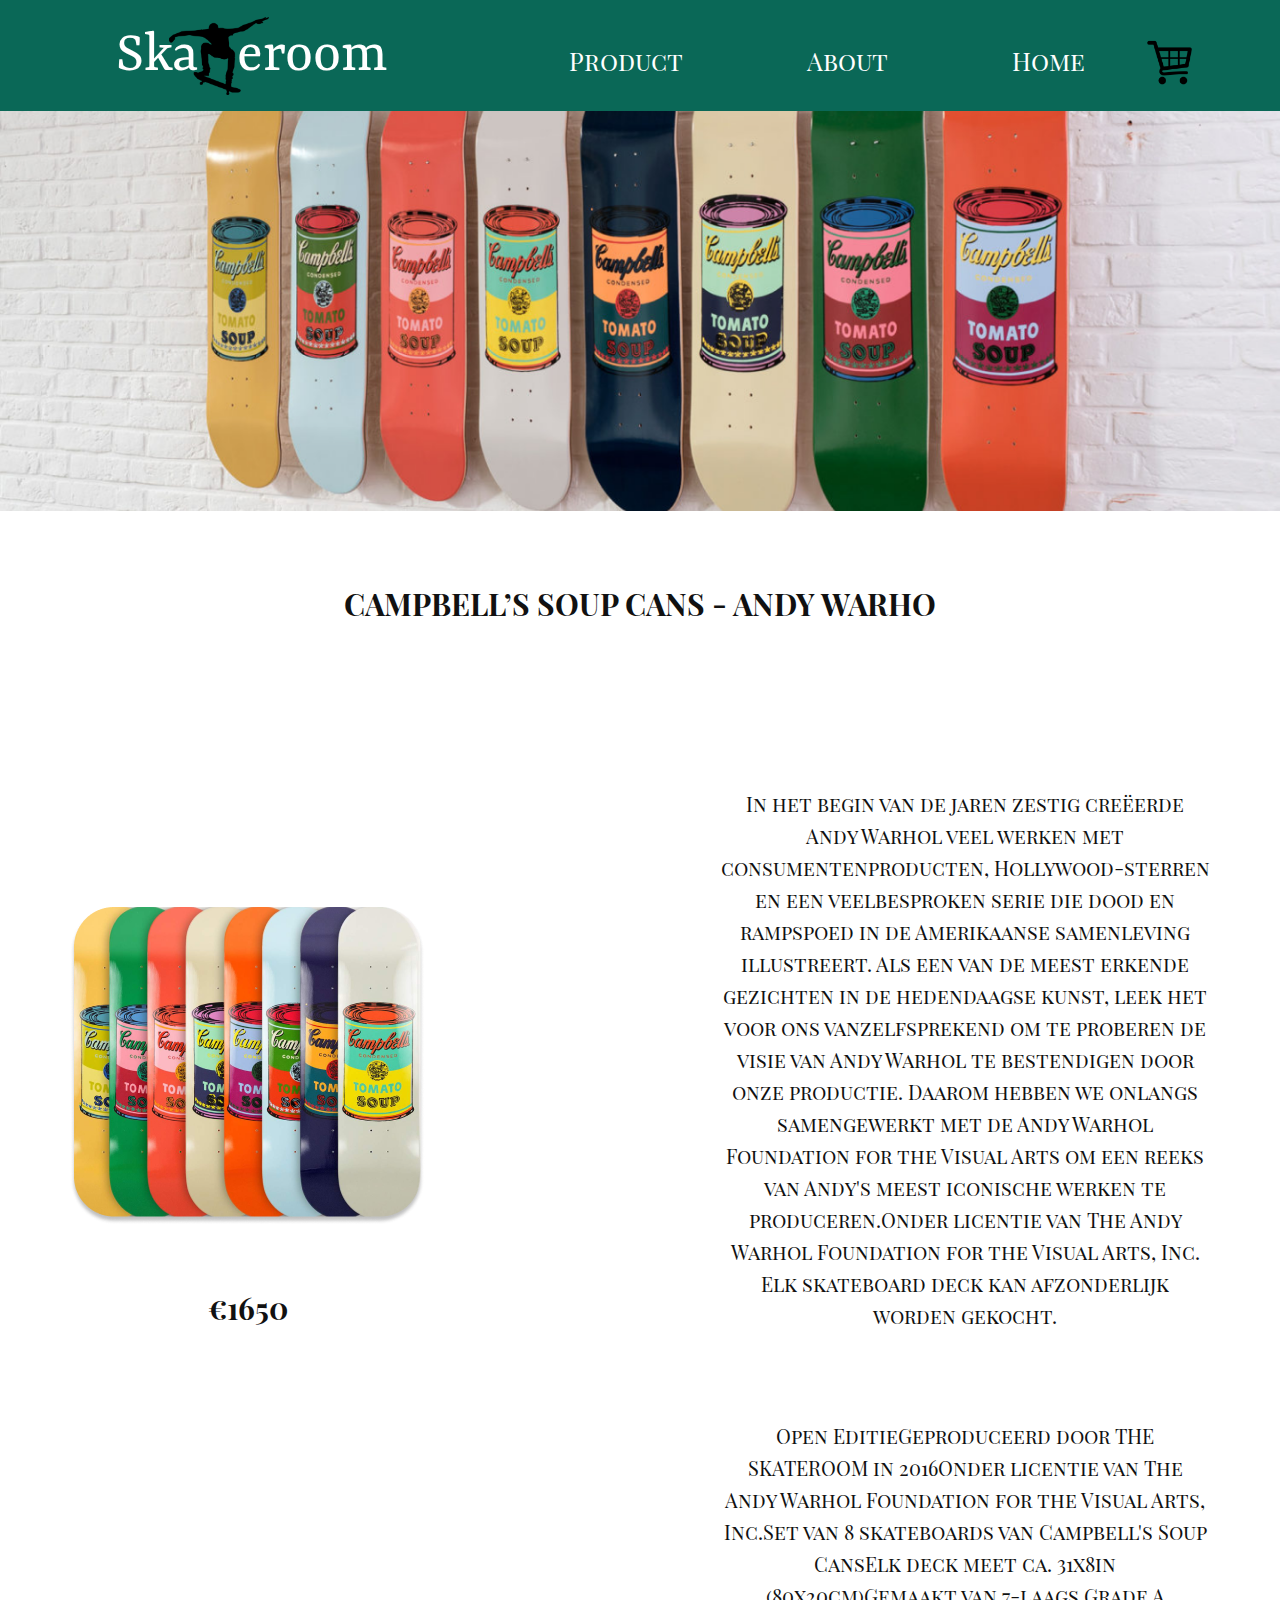
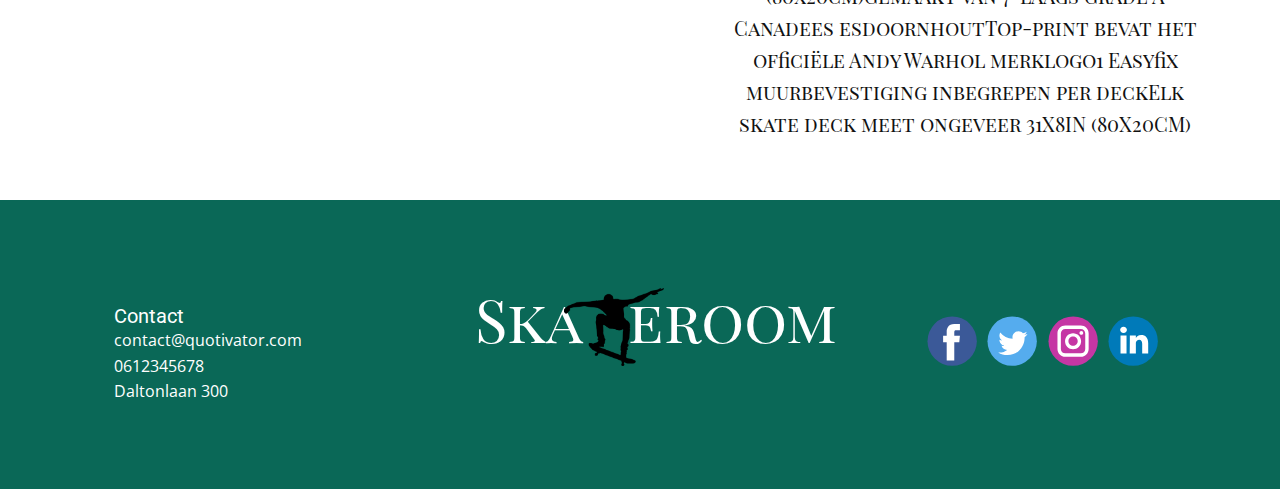
<file: index.html>
<!DOCTYPE html>
<html style="font-size: 16px;" lang="en"><head>
    <meta name="viewport" content="width=device-width, initial-scale=1.0">
    <meta charset="utf-8">
    <meta name="keywords" content="">
    <meta name="description" content="">
    <title>Campbell’s set</title>
    <link rel="stylesheet" href="style.css" media="screen">
<link rel="stylesheet" href="Campbell’s-set.css" media="screen">
    <script class="u-script" type="text/javascript" src="jquery.js" defer=""></script>
    <script class="u-script" type="text/javascript" src="script.js" defer=""></script>
    <link id="u-theme-google-font" rel="stylesheet" href="https://fonts.googleapis.com/css?family=Roboto:100,100i,300,300i,400,400i,500,500i,700,700i,900,900i|Open+Sans:300,300i,400,400i,500,500i,600,600i,700,700i,800,800i">
    <link id="u-page-google-font" rel="stylesheet" href="https://fonts.googleapis.com/css?family=Playfair+Display+SC:400,400i,700,700i,900,900i|Rasa:300,300i,400,400i,500,500i,600,600i,700,700i">
    
    
    
    <script type="application/ld+json">{
		"@context": "http://schema.org",
		"@type": "Organization",
		"name": "",
		"sameAs": []
}</script>
    <meta name="theme-color" content="#478ac9">
    <meta property="og:title" content="Campbell’s set">
    <meta property="og:type" content="website">
  <meta data-intl-tel-input-cdn-path="intlTelInput/" /></head>
  <body data-home-page="Campbell’s-set.html" data-home-page-title="Campbell’s set" class="u-body u-xl-mode" data-lang="en"><header class="u-clearfix u-custom-color-1 u-header u-header" id="sec-1422"><div class="u-clearfix u-sheet u-sheet-1">
        <div class="u-clearfix u-group-elements u-group-elements-1">
          <img class="u-image u-image-contain u-image-default u-image-1" src="images/image2.png" alt="" data-image-width="1280" data-image-height="999">
          <p class="u-custom-font u-text u-text-1"> Ska&nbsp; &nbsp;eroom</p>
        </div>
        <nav class="u-menu u-menu-one-level u-offcanvas u-menu-1">
          <div class="menu-collapse u-custom-font" style="font-size: 1.5625rem; letter-spacing: 0px; font-family: &quot;Playfair Display SC&quot;;">
            <a class="u-button-style u-custom-left-right-menu-spacing u-custom-padding-bottom u-custom-text-active-color u-custom-text-color u-custom-top-bottom-menu-spacing u-nav-link u-text-active-palette-1-base u-text-hover-palette-2-base" href="#">
              <svg class="u-svg-link" viewBox="0 0 24 24"><use xmlns:xlink="http://www.w3.org/1999/xlink" xlink:href="#menu-hamburger"></use></svg>
              <svg class="u-svg-content" version="1.1" id="menu-hamburger" viewBox="0 0 16 16" x="0px" y="0px" xmlns:xlink="http://www.w3.org/1999/xlink" xmlns="http://www.w3.org/2000/svg"><g><rect y="1" width="16" height="2"></rect><rect y="7" width="16" height="2"></rect><rect y="13" width="16" height="2"></rect>
</g></svg>
            </a>
          </div>
          <div class="u-custom-menu u-nav-container">
            <ul class="u-custom-font u-nav u-unstyled u-nav-1"><li class="u-nav-item"><a class="u-button-style u-nav-link u-text-active-black u-text-body-alt-color u-text-hover-palette-2-base" href="Product.html" style="padding: 8px 62px;">Product</a>
</li><li class="u-nav-item"><a class="u-button-style u-nav-link u-text-active-black u-text-body-alt-color u-text-hover-palette-2-base" href="About.html" style="padding: 8px 62px;">About</a>
</li><li class="u-nav-item"><a class="u-button-style u-nav-link u-text-active-black u-text-body-alt-color u-text-hover-palette-2-base" href="Home.html" style="padding: 8px 62px;">Home</a>
</li></ul>
          </div>
          <div class="u-custom-menu u-nav-container-collapse">
            <div class="u-black u-container-style u-inner-container-layout u-opacity u-opacity-95 u-sidenav">
              <div class="u-inner-container-layout u-sidenav-overflow">
                <div class="u-menu-close"></div>
                <ul class="u-align-center u-nav u-popupmenu-items u-unstyled u-nav-2"><li class="u-nav-item"><a class="u-button-style u-nav-link" href="Product.html">Product</a>
</li><li class="u-nav-item"><a class="u-button-style u-nav-link" href="About.html">About</a>
</li><li class="u-nav-item"><a class="u-button-style u-nav-link" href="Home.html">Home</a>
</li></ul>
              </div>
            </div>
            <div class="u-black u-menu-overlay u-opacity u-opacity-70"></div>
          </div>
        </nav>
        <img class="u-image u-image-contain u-image-default u-preserve-proportions u-image-2" src="images/image3.png" alt="" data-image-width="320" data-image-height="320">
      </div></header>
    <section class="u-clearfix u-image u-section-1" id="sec-301d" data-image-width="1440" data-image-height="617">
      <div class="u-clearfix u-sheet u-sheet-1"></div>
    </section>
    <section class="u-clearfix u-section-2" id="sec-8f8d">
      <div class="u-clearfix u-sheet u-sheet-1">
        <p class="u-custom-font u-text u-text-default u-text-1"> CAMPBELL’S SOUP CAN​S - ANDY WARHO</p>
        <p class="u-align-center u-custom-font u-text u-text-2"> In het begin van de jaren zestig creëerde Andy Warhol veel werken met consumentenproducten, Hollywood-sterren en een veelbesproken serie die dood en rampspoed in de Amerikaanse samenleving illustreert. Als een van de meest erkende gezichten in de hedendaagse kunst, leek het voor ons vanzelfsprekend om te proberen de visie van Andy Warhol te bestendigen door onze productie. Daarom hebben we onlangs samengewerkt met de Andy Warhol Foundation for the Visual Arts om een reeks van Andy's meest iconische werken te produceren.Onder licentie van The Andy Warhol Foundation for the Visual Arts, Inc. Elk skateboard deck kan afzonderlijk worden gekocht.</p>
        <img class="u-image u-image-default u-image-1" src="images/warhol-coloredcampbells-boxset-1300px1.png" alt="" data-image-width="355" data-image-height="318">
        <p class="u-align-center u-custom-font u-text u-text-3"> €1650</p>
        <p class="u-align-center u-custom-font u-text u-text-4"> Open EditieGeproduceerd door THE SKATEROOM in 2016Onder licentie van The Andy Warhol Foundation for the Visual Arts, Inc.Set van 8 skateboards van Campbell's Soup CansElk deck meet ca. 31x8in (80x20cm)Gemaakt van 7-laags Grade A Canadees esdoornhoutTop-print bevat het officiële Andy Warhol merklogo1 Easyfix muurbevestiging inbegrepen per deckElk skate deck meet ongeveer 31X8IN (80X20CM)</p>
      </div>
    </section>
    
    
    <footer class="u-clearfix u-custom-color-1 u-footer u-footer" id="sec-b7bb"><div class="u-clearfix u-sheet u-sheet-1">
        <div class="u-clearfix u-expanded-width u-gutter-30 u-layout-wrap u-layout-wrap-1">
          <div class="u-gutter-0 u-layout">
            <div class="u-layout-row">
              <div class="u-align-center-sm u-align-center-xs u-align-left-md u-align-left-xl u-container-style u-layout-cell u-left-cell u-size-20 u-layout-cell-1">
                <div class="u-container-layout u-valign-middle u-container-layout-1"><!--position-->
                  <div data-position="" class="u-position u-position-1"><!--block-->
                    <div class="u-block">
                      <div class="u-block-container u-clearfix"><!--block_header-->
                        <h5 class="u-block-header u-text"><!--block_header_content-->Contact<!--/block_header_content--></h5><!--/block_header--><!--block_content-->
                        <div class="u-block-content u-text"><!--block_content_content-->contact@quotivator.com<br>0612345678<br>Daltonlaan 300<!--/block_content_content-->
                        </div><!--/block_content-->
                      </div>
                    </div><!--/block-->
                  </div><!--/position-->
                </div>
              </div>
              <div class="u-container-style u-layout-cell u-size-20 u-layout-cell-2">
                <div class="u-container-layout u-container-layout-2">
                  <p class="u-custom-font u-text u-text-3">Ska&nbsp; &nbsp;eroom</p>
                  <img class="u-image u-image-contain u-image-default u-image-1" src="images/image2.png" alt="" data-image-width="1280" data-image-height="999">
                </div>
              </div>
              <div class="u-align-center-sm u-align-center-xs u-align-left-md u-align-right-lg u-align-right-xl u-container-style u-layout-cell u-right-cell u-size-20 u-layout-cell-3">
                <div class="u-container-layout u-container-layout-3">
                  <div class="u-social-icons u-spacing-10 u-social-icons-1">
                    <a class="u-social-url" title="facebook" target="_blank" href=""><span class="u-icon u-social-facebook u-social-icon u-icon-1"><svg class="u-svg-link" preserveAspectRatio="xMidYMin slice" viewBox="0 0 112 112" style=""><use xmlns:xlink="http://www.w3.org/1999/xlink" xlink:href="#svg-c635"></use></svg><svg class="u-svg-content" viewBox="0 0 112 112" x="0" y="0" id="svg-c635"><circle fill="currentColor" cx="56.1" cy="56.1" r="55"></circle><path fill="#FFFFFF" d="M73.5,31.6h-9.1c-1.4,0-3.6,0.8-3.6,3.9v8.5h12.6L72,58.3H60.8v40.8H43.9V58.3h-8V43.9h8v-9.2
      c0-6.7,3.1-17,17-17h12.5v13.9H73.5z"></path></svg></span>
                    </a>
                    <a class="u-social-url" title="twitter" target="_blank" href=""><span class="u-icon u-social-icon u-social-twitter u-icon-2"><svg class="u-svg-link" preserveAspectRatio="xMidYMin slice" viewBox="0 0 112 112" style=""><use xmlns:xlink="http://www.w3.org/1999/xlink" xlink:href="#svg-518a"></use></svg><svg class="u-svg-content" viewBox="0 0 112 112" x="0" y="0" id="svg-518a"><circle fill="currentColor" class="st0" cx="56.1" cy="56.1" r="55"></circle><path fill="#FFFFFF" d="M83.8,47.3c0,0.6,0,1.2,0,1.7c0,17.7-13.5,38.2-38.2,38.2C38,87.2,31,85,25,81.2c1,0.1,2.1,0.2,3.2,0.2
      c6.3,0,12.1-2.1,16.7-5.7c-5.9-0.1-10.8-4-12.5-9.3c0.8,0.2,1.7,0.2,2.5,0.2c1.2,0,2.4-0.2,3.5-0.5c-6.1-1.2-10.8-6.7-10.8-13.1
      c0-0.1,0-0.1,0-0.2c1.8,1,3.9,1.6,6.1,1.7c-3.6-2.4-6-6.5-6-11.2c0-2.5,0.7-4.8,1.8-6.7c6.6,8.1,16.5,13.5,27.6,14
      c-0.2-1-0.3-2-0.3-3.1c0-7.4,6-13.4,13.4-13.4c3.9,0,7.3,1.6,9.8,4.2c3.1-0.6,5.9-1.7,8.5-3.3c-1,3.1-3.1,5.8-5.9,7.4
      c2.7-0.3,5.3-1,7.7-2.1C88.7,43,86.4,45.4,83.8,47.3z"></path></svg></span>
                    </a>
                    <a class="u-social-url" title="instagram" target="_blank" href=""><span class="u-icon u-social-icon u-social-instagram u-icon-3"><svg class="u-svg-link" preserveAspectRatio="xMidYMin slice" viewBox="0 0 112 112" style=""><use xmlns:xlink="http://www.w3.org/1999/xlink" xlink:href="#svg-bd66"></use></svg><svg class="u-svg-content" viewBox="0 0 112 112" x="0" y="0" id="svg-bd66"><circle fill="currentColor" cx="56.1" cy="56.1" r="55"></circle><path fill="#FFFFFF" d="M55.9,38.2c-9.9,0-17.9,8-17.9,17.9C38,66,46,74,55.9,74c9.9,0,17.9-8,17.9-17.9C73.8,46.2,65.8,38.2,55.9,38.2
      z M55.9,66.4c-5.7,0-10.3-4.6-10.3-10.3c-0.1-5.7,4.6-10.3,10.3-10.3c5.7,0,10.3,4.6,10.3,10.3C66.2,61.8,61.6,66.4,55.9,66.4z"></path><path fill="#FFFFFF" d="M74.3,33.5c-2.3,0-4.2,1.9-4.2,4.2s1.9,4.2,4.2,4.2s4.2-1.9,4.2-4.2S76.6,33.5,74.3,33.5z"></path><path fill="#FFFFFF" d="M73.1,21.3H38.6c-9.7,0-17.5,7.9-17.5,17.5v34.5c0,9.7,7.9,17.6,17.5,17.6h34.5c9.7,0,17.5-7.9,17.5-17.5V38.8
      C90.6,29.1,82.7,21.3,73.1,21.3z M83,73.3c0,5.5-4.5,9.9-9.9,9.9H38.6c-5.5,0-9.9-4.5-9.9-9.9V38.8c0-5.5,4.5-9.9,9.9-9.9h34.5
      c5.5,0,9.9,4.5,9.9,9.9V73.3z"></path></svg></span>
                    </a>
                    <a class="u-social-url" title="linkedin" target="_blank" href=""><span class="u-icon u-social-icon u-social-linkedin u-icon-4"><svg class="u-svg-link" preserveAspectRatio="xMidYMin slice" viewBox="0 0 112 112" style=""><use xmlns:xlink="http://www.w3.org/1999/xlink" xlink:href="#svg-b123"></use></svg><svg class="u-svg-content" viewBox="0 0 112 112" x="0" y="0" id="svg-b123"><circle fill="currentColor" cx="56.1" cy="56.1" r="55"></circle><path fill="#FFFFFF" d="M41.3,83.7H27.9V43.4h13.4V83.7z M34.6,37.9L34.6,37.9c-4.6,0-7.5-3.1-7.5-7c0-4,3-7,7.6-7s7.4,3,7.5,7
      C42.2,34.8,39.2,37.9,34.6,37.9z M89.6,83.7H76.2V62.2c0-5.4-1.9-9.1-6.8-9.1c-3.7,0-5.9,2.5-6.9,4.9c-0.4,0.9-0.4,2.1-0.4,3.3v22.5
      H48.7c0,0,0.2-36.5,0-40.3h13.4v5.7c1.8-2.7,5-6.7,12.1-6.7c8.8,0,15.4,5.8,15.4,18.1V83.7z"></path></svg></span>
                    </a>
                  </div>
                </div>
              </div>
            </div>
          </div>
        </div>
      </div></footer>
</body></html>
</file>
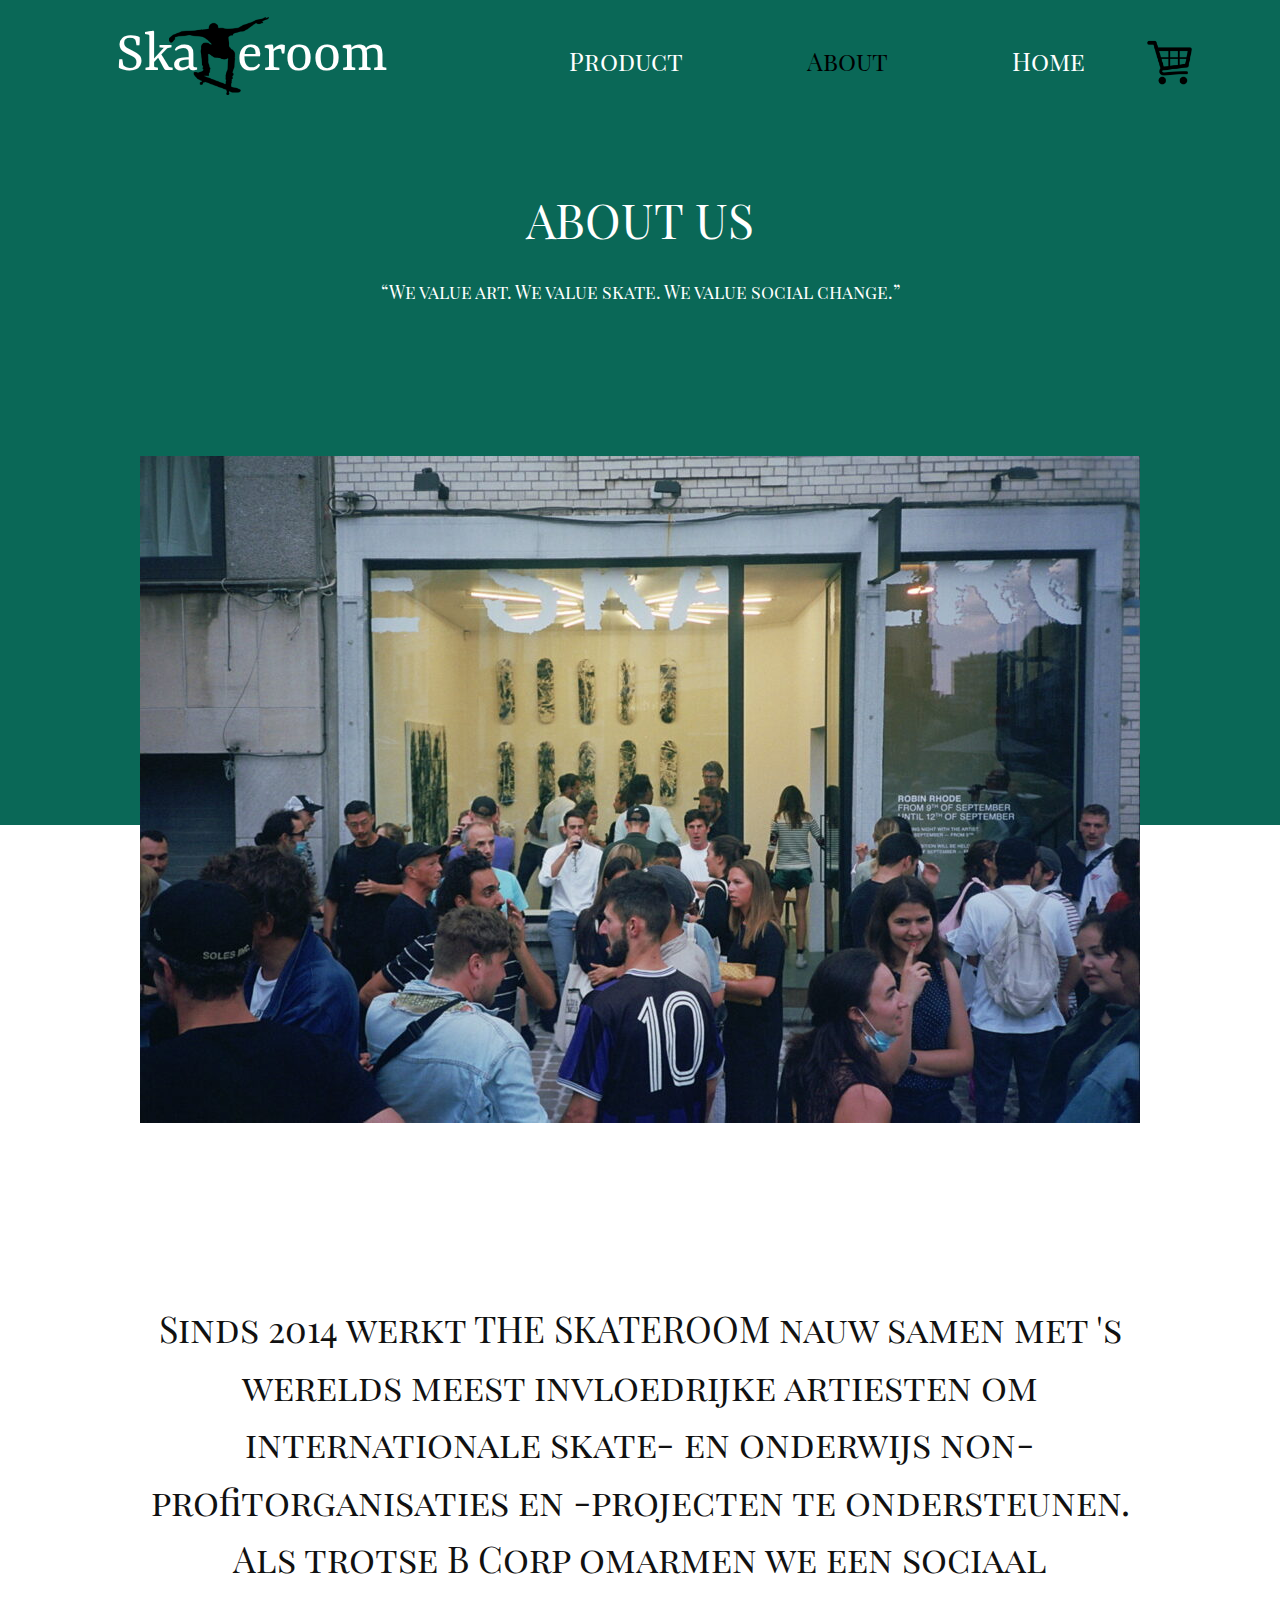
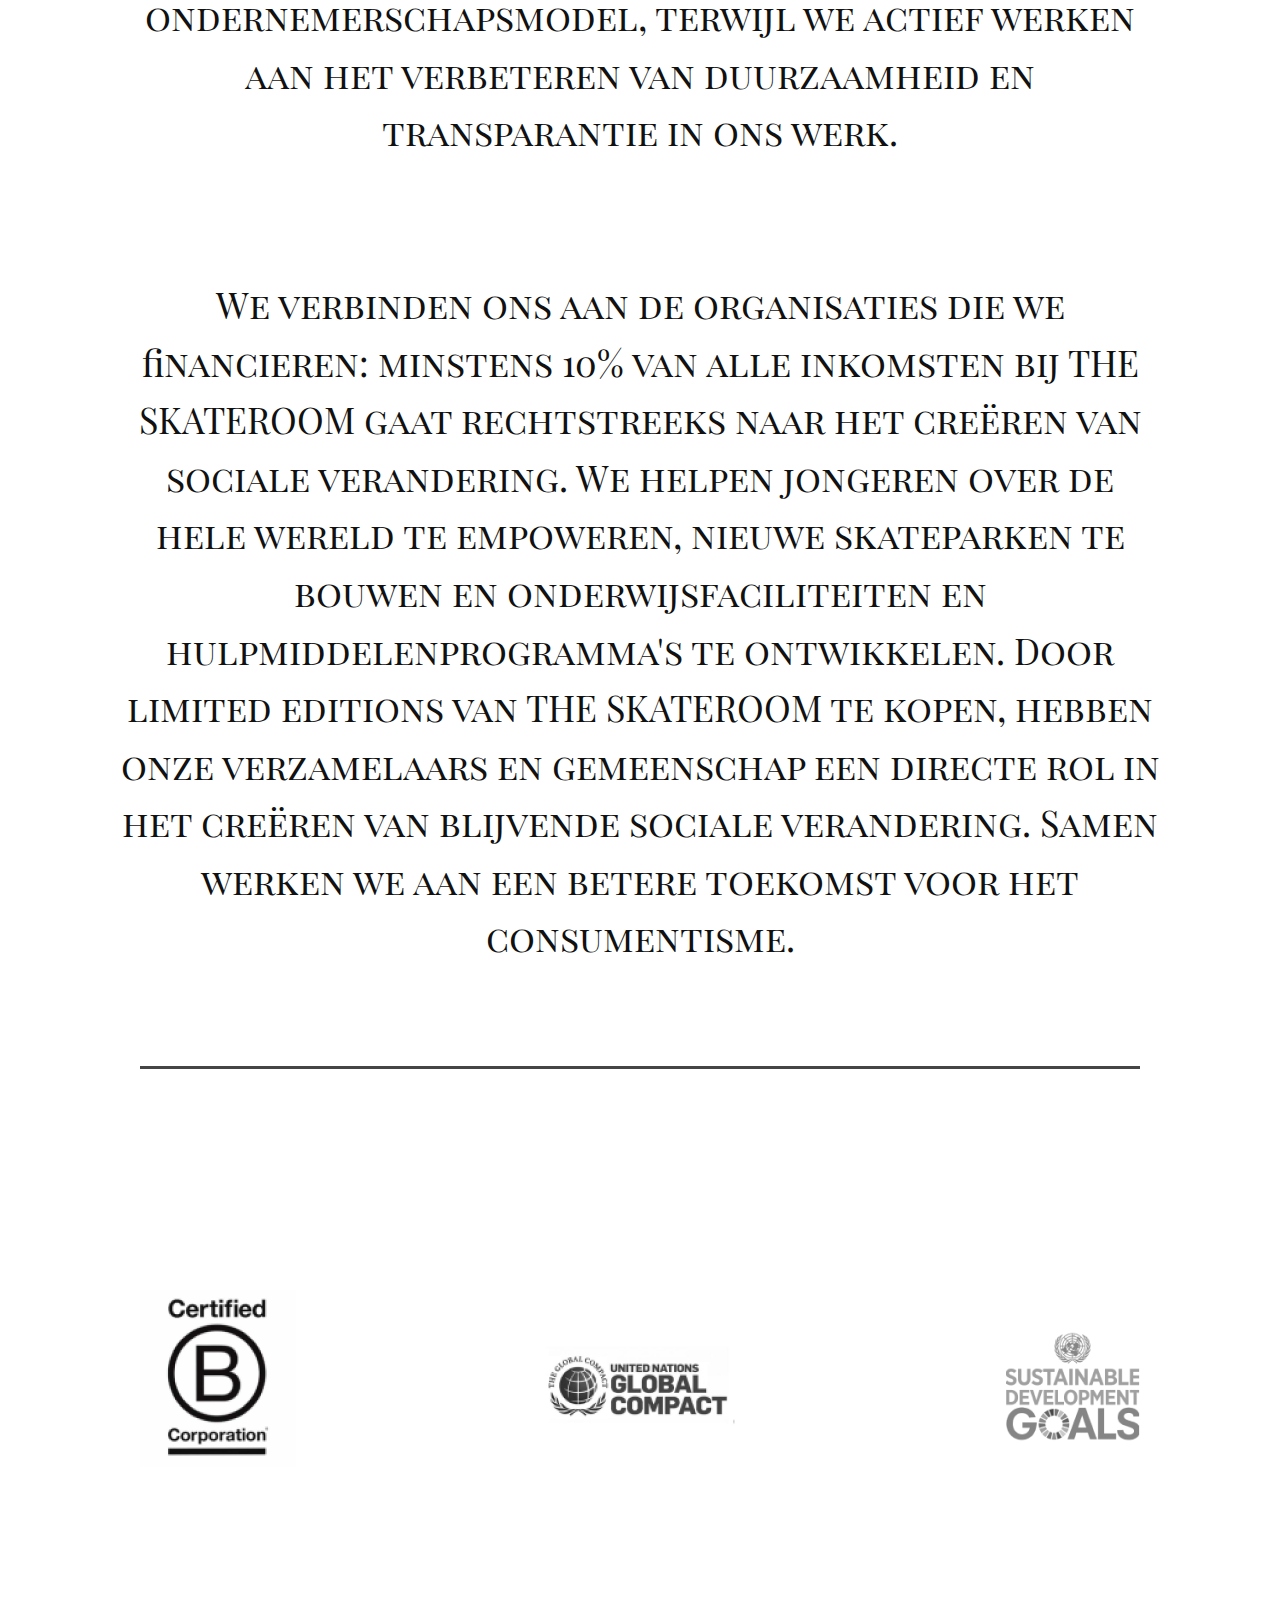
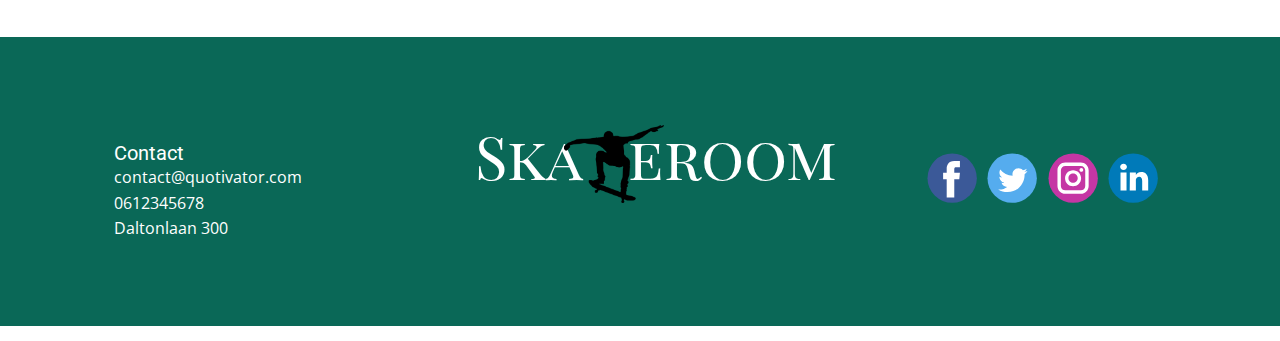
<file: About.html>
<!DOCTYPE html>
<html style="font-size: 16px;" lang="en"><head>
    <meta name="viewport" content="width=device-width, initial-scale=1.0">
    <meta charset="utf-8">
    <meta name="keywords" content="">
    <meta name="description" content="">
    <title>About</title>
    <link rel="stylesheet" href="style.css" media="screen">
<link rel="stylesheet" href="About.css" media="screen">
    <script class="u-script" type="text/javascript" src="jquery.js" defer=""></script>
    <script class="u-script" type="text/javascript" src="script.js" defer=""></script>
    <link id="u-theme-google-font" rel="stylesheet" href="https://fonts.googleapis.com/css?family=Roboto:100,100i,300,300i,400,400i,500,500i,700,700i,900,900i|Open+Sans:300,300i,400,400i,500,500i,600,600i,700,700i,800,800i">
    <link id="u-page-google-font" rel="stylesheet" href="https://fonts.googleapis.com/css?family=Playfair+Display+SC:400,400i,700,700i,900,900i|Rasa:300,300i,400,400i,500,500i,600,600i,700,700i">
    
    
    <script type="application/ld+json">{
		"@context": "http://schema.org",
		"@type": "Organization",
		"name": "",
		"sameAs": []
}</script>
    <meta name="theme-color" content="#478ac9">
    <meta property="og:title" content="About">
    <meta property="og:type" content="website">
  <meta data-intl-tel-input-cdn-path="intlTelInput/" /></head>
  <body class="u-body u-xl-mode" data-lang="en"><header class="u-clearfix u-custom-color-1 u-header u-header" id="sec-1422"><div class="u-clearfix u-sheet u-sheet-1">
        <div class="u-clearfix u-group-elements u-group-elements-1">
          <img class="u-image u-image-contain u-image-default u-image-1" src="images/image2.png" alt="" data-image-width="1280" data-image-height="999">
          <p class="u-custom-font u-text u-text-1"> Ska&nbsp; &nbsp;eroom</p>
        </div>
        <nav class="u-menu u-menu-one-level u-offcanvas u-menu-1">
          <div class="menu-collapse u-custom-font" style="font-size: 1.5625rem; letter-spacing: 0px; font-family: &quot;Playfair Display SC&quot;;">
            <a class="u-button-style u-custom-left-right-menu-spacing u-custom-padding-bottom u-custom-text-active-color u-custom-text-color u-custom-top-bottom-menu-spacing u-nav-link u-text-active-palette-1-base u-text-hover-palette-2-base" href="#">
              <svg class="u-svg-link" viewBox="0 0 24 24"><use xmlns:xlink="http://www.w3.org/1999/xlink" xlink:href="#menu-hamburger"></use></svg>
              <svg class="u-svg-content" version="1.1" id="menu-hamburger" viewBox="0 0 16 16" x="0px" y="0px" xmlns:xlink="http://www.w3.org/1999/xlink" xmlns="http://www.w3.org/2000/svg"><g><rect y="1" width="16" height="2"></rect><rect y="7" width="16" height="2"></rect><rect y="13" width="16" height="2"></rect>
</g></svg>
            </a>
          </div>
          <div class="u-custom-menu u-nav-container">
            <ul class="u-custom-font u-nav u-unstyled u-nav-1"><li class="u-nav-item"><a class="u-button-style u-nav-link u-text-active-black u-text-body-alt-color u-text-hover-palette-2-base" href="Product.html" style="padding: 8px 62px;">Product</a>
</li><li class="u-nav-item"><a class="u-button-style u-nav-link u-text-active-black u-text-body-alt-color u-text-hover-palette-2-base" href="About.html" style="padding: 8px 62px;">About</a>
</li><li class="u-nav-item"><a class="u-button-style u-nav-link u-text-active-black u-text-body-alt-color u-text-hover-palette-2-base" href="Home.html" style="padding: 8px 62px;">Home</a>
</li></ul>
          </div>
          <div class="u-custom-menu u-nav-container-collapse">
            <div class="u-black u-container-style u-inner-container-layout u-opacity u-opacity-95 u-sidenav">
              <div class="u-inner-container-layout u-sidenav-overflow">
                <div class="u-menu-close"></div>
                <ul class="u-align-center u-nav u-popupmenu-items u-unstyled u-nav-2"><li class="u-nav-item"><a class="u-button-style u-nav-link" href="Product.html">Product</a>
</li><li class="u-nav-item"><a class="u-button-style u-nav-link" href="About.html">About</a>
</li><li class="u-nav-item"><a class="u-button-style u-nav-link" href="Home.html">Home</a>
</li></ul>
              </div>
            </div>
            <div class="u-black u-menu-overlay u-opacity u-opacity-70"></div>
          </div>
        </nav>
        <img class="u-image u-image-contain u-image-default u-preserve-proportions u-image-2" src="images/image3.png" alt="" data-image-width="320" data-image-height="320">
      </div></header>
    <section class="u-clearfix u-section-1" id="sec-a8c0">
      <div class="u-container-style u-custom-color-1 u-expanded-width u-group u-shape-rectangle u-group-1">
        <div class="u-container-layout u-container-layout-1">
          <p class="u-custom-font u-text u-text-default u-text-1">ABOUT US</p>
          <p class="u-custom-font u-text u-text-default u-text-2"> “We value art. We value skate. We value social change.”</p>
          <img class="u-image u-image-default u-image-1" src="images/people.png" alt="" data-image-width="1000" data-image-height="667">
        </div>
      </div>
      <p class="u-align-center u-custom-font u-text u-text-3"> Sinds 2014 werkt THE SKATEROOM nauw samen met 's werelds meest invloedrijke artiesten om internationale skate- en onderwijs non-profitorganisaties en -projecten te ondersteunen. Als trotse B Corp omarmen we een sociaal ondernemerschapsmodel, terwijl we actief werken aan het verbeteren van duurzaamheid en transparantie in ons werk.<br>
        <br>
        <br>We verbinden ons aan de organisaties die we financieren: minstens 10% van alle inkomsten bij THE SKATEROOM gaat rechtstreeks naar het creëren van sociale verandering. We helpen jongeren over de hele wereld te empoweren, nieuwe skateparken te bouwen en onderwijsfaciliteiten en hulpmiddelenprogramma's te ontwikkelen. Door limited editions van THE SKATEROOM te kopen, hebben onze verzamelaars en gemeenschap een directe rol in het creëren van blijvende sociale verandering. Samen werken we aan een betere toekomst voor het consumentisme.
      </p>
      <div class="u-border-3 u-border-grey-dark-1 u-line u-line-horizontal u-line-1"></div>
      <img class="u-image u-image-default u-preserve-proportions u-image-2" src="images/1200px-sustainable_development_goals_logo-11.png" alt="" data-image-width="134" data-image-height="110">
      <img class="u-image u-image-contain u-image-default u-preserve-proportions u-image-3" src="images/1200px-sustainable_development_goals_logo1.png" alt="" data-image-width="194" data-image-height="143">
      <img class="u-image u-image-contain u-image-default u-preserve-proportions u-image-4" src="images/1200px-sustainable_development_goals_logo-21.png" alt="" data-image-width="156" data-image-height="179">
    </section>
    
    
    <footer class="u-clearfix u-custom-color-1 u-footer u-footer" id="sec-b7bb"><div class="u-clearfix u-sheet u-sheet-1">
        <div class="u-clearfix u-expanded-width u-gutter-30 u-layout-wrap u-layout-wrap-1">
          <div class="u-gutter-0 u-layout">
            <div class="u-layout-row">
              <div class="u-align-center-sm u-align-center-xs u-align-left-md u-align-left-xl u-container-style u-layout-cell u-left-cell u-size-20 u-layout-cell-1">
                <div class="u-container-layout u-valign-middle u-container-layout-1"><!--position-->
                  <div data-position="" class="u-position u-position-1"><!--block-->
                    <div class="u-block">
                      <div class="u-block-container u-clearfix"><!--block_header-->
                        <h5 class="u-block-header u-text"><!--block_header_content-->Contact<!--/block_header_content--></h5><!--/block_header--><!--block_content-->
                        <div class="u-block-content u-text"><!--block_content_content-->contact@quotivator.com<br>0612345678<br>Daltonlaan 300<!--/block_content_content-->
                        </div><!--/block_content-->
                      </div>
                    </div><!--/block-->
                  </div><!--/position-->
                </div>
              </div>
              <div class="u-container-style u-layout-cell u-size-20 u-layout-cell-2">
                <div class="u-container-layout u-container-layout-2">
                  <p class="u-custom-font u-text u-text-3">Ska&nbsp; &nbsp;eroom</p>
                  <img class="u-image u-image-contain u-image-default u-image-1" src="images/image2.png" alt="" data-image-width="1280" data-image-height="999">
                </div>
              </div>
              <div class="u-align-center-sm u-align-center-xs u-align-left-md u-align-right-lg u-align-right-xl u-container-style u-layout-cell u-right-cell u-size-20 u-layout-cell-3">
                <div class="u-container-layout u-container-layout-3">
                  <div class="u-social-icons u-spacing-10 u-social-icons-1">
                    <a class="u-social-url" title="facebook" target="_blank" href=""><span class="u-icon u-social-facebook u-social-icon u-icon-1"><svg class="u-svg-link" preserveAspectRatio="xMidYMin slice" viewBox="0 0 112 112" style=""><use xmlns:xlink="http://www.w3.org/1999/xlink" xlink:href="#svg-c635"></use></svg><svg class="u-svg-content" viewBox="0 0 112 112" x="0" y="0" id="svg-c635"><circle fill="currentColor" cx="56.1" cy="56.1" r="55"></circle><path fill="#FFFFFF" d="M73.5,31.6h-9.1c-1.4,0-3.6,0.8-3.6,3.9v8.5h12.6L72,58.3H60.8v40.8H43.9V58.3h-8V43.9h8v-9.2
      c0-6.7,3.1-17,17-17h12.5v13.9H73.5z"></path></svg></span>
                    </a>
                    <a class="u-social-url" title="twitter" target="_blank" href=""><span class="u-icon u-social-icon u-social-twitter u-icon-2"><svg class="u-svg-link" preserveAspectRatio="xMidYMin slice" viewBox="0 0 112 112" style=""><use xmlns:xlink="http://www.w3.org/1999/xlink" xlink:href="#svg-518a"></use></svg><svg class="u-svg-content" viewBox="0 0 112 112" x="0" y="0" id="svg-518a"><circle fill="currentColor" class="st0" cx="56.1" cy="56.1" r="55"></circle><path fill="#FFFFFF" d="M83.8,47.3c0,0.6,0,1.2,0,1.7c0,17.7-13.5,38.2-38.2,38.2C38,87.2,31,85,25,81.2c1,0.1,2.1,0.2,3.2,0.2
      c6.3,0,12.1-2.1,16.7-5.7c-5.9-0.1-10.8-4-12.5-9.3c0.8,0.2,1.7,0.2,2.5,0.2c1.2,0,2.4-0.2,3.5-0.5c-6.1-1.2-10.8-6.7-10.8-13.1
      c0-0.1,0-0.1,0-0.2c1.8,1,3.9,1.6,6.1,1.7c-3.6-2.4-6-6.5-6-11.2c0-2.5,0.7-4.8,1.8-6.7c6.6,8.1,16.5,13.5,27.6,14
      c-0.2-1-0.3-2-0.3-3.1c0-7.4,6-13.4,13.4-13.4c3.9,0,7.3,1.6,9.8,4.2c3.1-0.6,5.9-1.7,8.5-3.3c-1,3.1-3.1,5.8-5.9,7.4
      c2.7-0.3,5.3-1,7.7-2.1C88.7,43,86.4,45.4,83.8,47.3z"></path></svg></span>
                    </a>
                    <a class="u-social-url" title="instagram" target="_blank" href=""><span class="u-icon u-social-icon u-social-instagram u-icon-3"><svg class="u-svg-link" preserveAspectRatio="xMidYMin slice" viewBox="0 0 112 112" style=""><use xmlns:xlink="http://www.w3.org/1999/xlink" xlink:href="#svg-bd66"></use></svg><svg class="u-svg-content" viewBox="0 0 112 112" x="0" y="0" id="svg-bd66"><circle fill="currentColor" cx="56.1" cy="56.1" r="55"></circle><path fill="#FFFFFF" d="M55.9,38.2c-9.9,0-17.9,8-17.9,17.9C38,66,46,74,55.9,74c9.9,0,17.9-8,17.9-17.9C73.8,46.2,65.8,38.2,55.9,38.2
      z M55.9,66.4c-5.7,0-10.3-4.6-10.3-10.3c-0.1-5.7,4.6-10.3,10.3-10.3c5.7,0,10.3,4.6,10.3,10.3C66.2,61.8,61.6,66.4,55.9,66.4z"></path><path fill="#FFFFFF" d="M74.3,33.5c-2.3,0-4.2,1.9-4.2,4.2s1.9,4.2,4.2,4.2s4.2-1.9,4.2-4.2S76.6,33.5,74.3,33.5z"></path><path fill="#FFFFFF" d="M73.1,21.3H38.6c-9.7,0-17.5,7.9-17.5,17.5v34.5c0,9.7,7.9,17.6,17.5,17.6h34.5c9.7,0,17.5-7.9,17.5-17.5V38.8
      C90.6,29.1,82.7,21.3,73.1,21.3z M83,73.3c0,5.5-4.5,9.9-9.9,9.9H38.6c-5.5,0-9.9-4.5-9.9-9.9V38.8c0-5.5,4.5-9.9,9.9-9.9h34.5
      c5.5,0,9.9,4.5,9.9,9.9V73.3z"></path></svg></span>
                    </a>
                    <a class="u-social-url" title="linkedin" target="_blank" href=""><span class="u-icon u-social-icon u-social-linkedin u-icon-4"><svg class="u-svg-link" preserveAspectRatio="xMidYMin slice" viewBox="0 0 112 112" style=""><use xmlns:xlink="http://www.w3.org/1999/xlink" xlink:href="#svg-b123"></use></svg><svg class="u-svg-content" viewBox="0 0 112 112" x="0" y="0" id="svg-b123"><circle fill="currentColor" cx="56.1" cy="56.1" r="55"></circle><path fill="#FFFFFF" d="M41.3,83.7H27.9V43.4h13.4V83.7z M34.6,37.9L34.6,37.9c-4.6,0-7.5-3.1-7.5-7c0-4,3-7,7.6-7s7.4,3,7.5,7
      C42.2,34.8,39.2,37.9,34.6,37.9z M89.6,83.7H76.2V62.2c0-5.4-1.9-9.1-6.8-9.1c-3.7,0-5.9,2.5-6.9,4.9c-0.4,0.9-0.4,2.1-0.4,3.3v22.5
      H48.7c0,0,0.2-36.5,0-40.3h13.4v5.7c1.8-2.7,5-6.7,12.1-6.7c8.8,0,15.4,5.8,15.4,18.1V83.7z"></path></svg></span>
                    </a>
                  </div>
                </div>
              </div>
            </div>
          </div>
        </div>
      </div></footer>
</body></html>
</file>
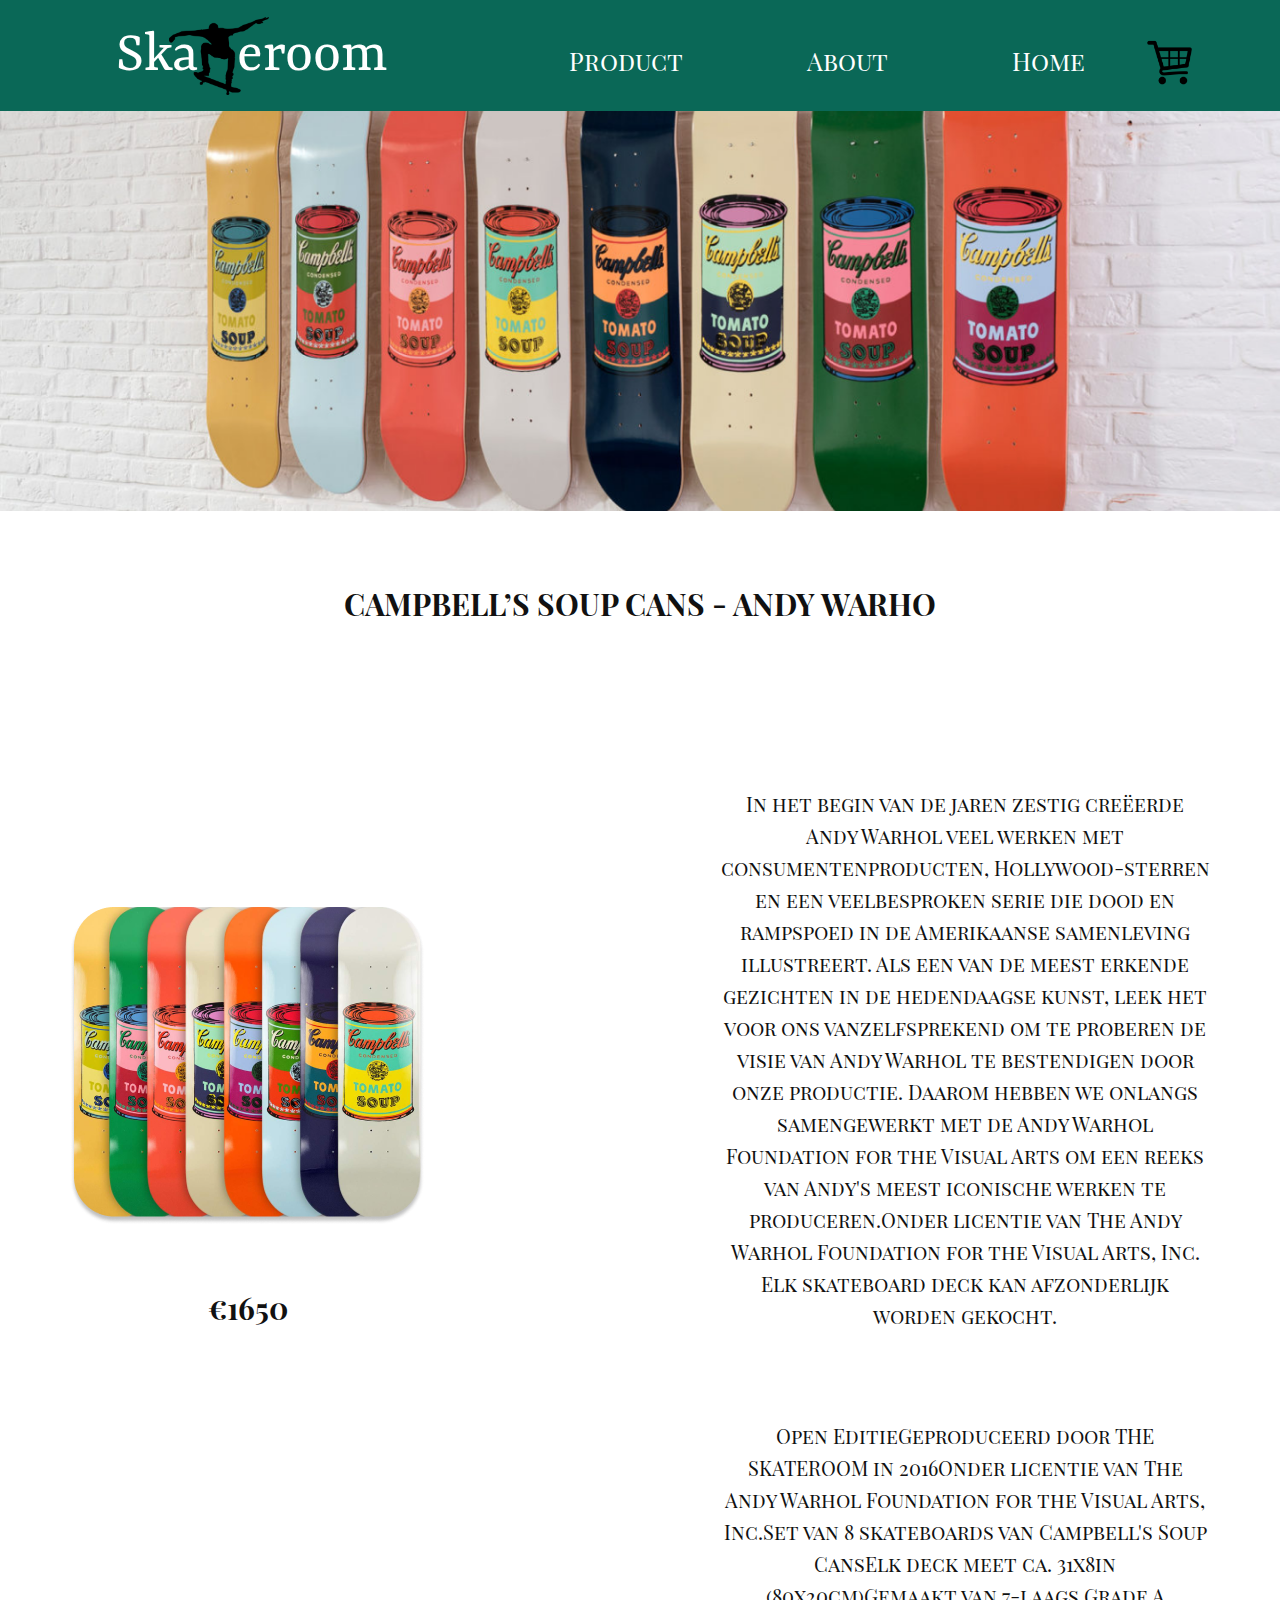
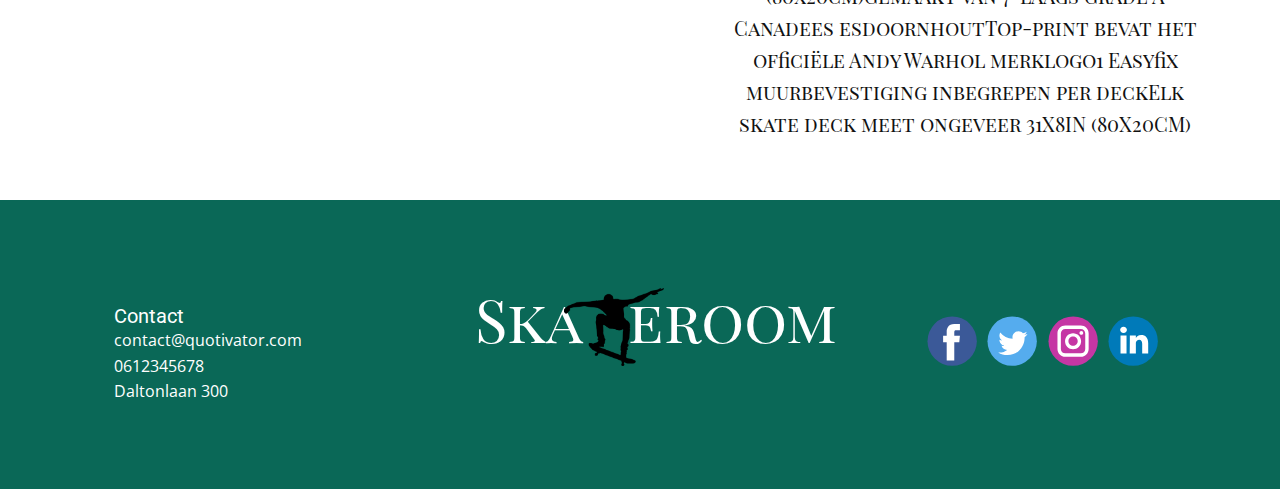
<file: Campbell’s-set.html>
<!DOCTYPE html>
<html style="font-size: 16px;" lang="en"><head>
    <meta name="viewport" content="width=device-width, initial-scale=1.0">
    <meta charset="utf-8">
    <meta name="keywords" content="">
    <meta name="description" content="">
    <title>Campbell’s set</title>
    <link rel="stylesheet" href="style.css" media="screen">
<link rel="stylesheet" href="Campbell’s-set.css" media="screen">
    <script class="u-script" type="text/javascript" src="jquery.js" defer=""></script>
    <script class="u-script" type="text/javascript" src="script.js" defer=""></script>
    <link id="u-theme-google-font" rel="stylesheet" href="https://fonts.googleapis.com/css?family=Roboto:100,100i,300,300i,400,400i,500,500i,700,700i,900,900i|Open+Sans:300,300i,400,400i,500,500i,600,600i,700,700i,800,800i">
    <link id="u-page-google-font" rel="stylesheet" href="https://fonts.googleapis.com/css?family=Playfair+Display+SC:400,400i,700,700i,900,900i|Rasa:300,300i,400,400i,500,500i,600,600i,700,700i">
    
    
    
    <script type="application/ld+json">{
		"@context": "http://schema.org",
		"@type": "Organization",
		"name": "",
		"sameAs": []
}</script>
    <meta name="theme-color" content="#478ac9">
    <meta property="og:title" content="Campbell’s set">
    <meta property="og:type" content="website">
  <meta data-intl-tel-input-cdn-path="intlTelInput/" /></head>
  <body class="u-body u-xl-mode" data-lang="en"><header class="u-clearfix u-custom-color-1 u-header u-header" id="sec-1422"><div class="u-clearfix u-sheet u-sheet-1">
        <div class="u-clearfix u-group-elements u-group-elements-1">
          <img class="u-image u-image-contain u-image-default u-image-1" src="images/image2.png" alt="" data-image-width="1280" data-image-height="999">
          <p class="u-custom-font u-text u-text-1"> Ska&nbsp; &nbsp;eroom</p>
        </div>
        <nav class="u-menu u-menu-one-level u-offcanvas u-menu-1">
          <div class="menu-collapse u-custom-font" style="font-size: 1.5625rem; letter-spacing: 0px; font-family: &quot;Playfair Display SC&quot;;">
            <a class="u-button-style u-custom-left-right-menu-spacing u-custom-padding-bottom u-custom-text-active-color u-custom-text-color u-custom-top-bottom-menu-spacing u-nav-link u-text-active-palette-1-base u-text-hover-palette-2-base" href="#">
              <svg class="u-svg-link" viewBox="0 0 24 24"><use xmlns:xlink="http://www.w3.org/1999/xlink" xlink:href="#menu-hamburger"></use></svg>
              <svg class="u-svg-content" version="1.1" id="menu-hamburger" viewBox="0 0 16 16" x="0px" y="0px" xmlns:xlink="http://www.w3.org/1999/xlink" xmlns="http://www.w3.org/2000/svg"><g><rect y="1" width="16" height="2"></rect><rect y="7" width="16" height="2"></rect><rect y="13" width="16" height="2"></rect>
</g></svg>
            </a>
          </div>
          <div class="u-custom-menu u-nav-container">
            <ul class="u-custom-font u-nav u-unstyled u-nav-1"><li class="u-nav-item"><a class="u-button-style u-nav-link u-text-active-black u-text-body-alt-color u-text-hover-palette-2-base" href="Product.html" style="padding: 8px 62px;">Product</a>
</li><li class="u-nav-item"><a class="u-button-style u-nav-link u-text-active-black u-text-body-alt-color u-text-hover-palette-2-base" href="About.html" style="padding: 8px 62px;">About</a>
</li><li class="u-nav-item"><a class="u-button-style u-nav-link u-text-active-black u-text-body-alt-color u-text-hover-palette-2-base" href="Home.html" style="padding: 8px 62px;">Home</a>
</li></ul>
          </div>
          <div class="u-custom-menu u-nav-container-collapse">
            <div class="u-black u-container-style u-inner-container-layout u-opacity u-opacity-95 u-sidenav">
              <div class="u-inner-container-layout u-sidenav-overflow">
                <div class="u-menu-close"></div>
                <ul class="u-align-center u-nav u-popupmenu-items u-unstyled u-nav-2"><li class="u-nav-item"><a class="u-button-style u-nav-link" href="Product.html">Product</a>
</li><li class="u-nav-item"><a class="u-button-style u-nav-link" href="About.html">About</a>
</li><li class="u-nav-item"><a class="u-button-style u-nav-link" href="Home.html">Home</a>
</li></ul>
              </div>
            </div>
            <div class="u-black u-menu-overlay u-opacity u-opacity-70"></div>
          </div>
        </nav>
        <img class="u-image u-image-contain u-image-default u-preserve-proportions u-image-2" src="images/image3.png" alt="" data-image-width="320" data-image-height="320">
      </div></header>
    <section class="u-clearfix u-image u-section-1" id="sec-301d" data-image-width="1440" data-image-height="617">
      <div class="u-clearfix u-sheet u-sheet-1"></div>
    </section>
    <section class="u-clearfix u-section-2" id="sec-8f8d">
      <div class="u-clearfix u-sheet u-sheet-1">
        <p class="u-custom-font u-text u-text-default u-text-1"> CAMPBELL’S SOUP CAN​S - ANDY WARHO</p>
        <p class="u-align-center u-custom-font u-text u-text-2"> In het begin van de jaren zestig creëerde Andy Warhol veel werken met consumentenproducten, Hollywood-sterren en een veelbesproken serie die dood en rampspoed in de Amerikaanse samenleving illustreert. Als een van de meest erkende gezichten in de hedendaagse kunst, leek het voor ons vanzelfsprekend om te proberen de visie van Andy Warhol te bestendigen door onze productie. Daarom hebben we onlangs samengewerkt met de Andy Warhol Foundation for the Visual Arts om een reeks van Andy's meest iconische werken te produceren.Onder licentie van The Andy Warhol Foundation for the Visual Arts, Inc. Elk skateboard deck kan afzonderlijk worden gekocht.</p>
        <img class="u-image u-image-default u-image-1" src="images/warhol-coloredcampbells-boxset-1300px1.png" alt="" data-image-width="355" data-image-height="318">
        <p class="u-align-center u-custom-font u-text u-text-3"> €1650</p>
        <p class="u-align-center u-custom-font u-text u-text-4"> Open EditieGeproduceerd door THE SKATEROOM in 2016Onder licentie van The Andy Warhol Foundation for the Visual Arts, Inc.Set van 8 skateboards van Campbell's Soup CansElk deck meet ca. 31x8in (80x20cm)Gemaakt van 7-laags Grade A Canadees esdoornhoutTop-print bevat het officiële Andy Warhol merklogo1 Easyfix muurbevestiging inbegrepen per deckElk skate deck meet ongeveer 31X8IN (80X20CM)</p>
      </div>
    </section>
    
    
    <footer class="u-clearfix u-custom-color-1 u-footer u-footer" id="sec-b7bb"><div class="u-clearfix u-sheet u-sheet-1">
        <div class="u-clearfix u-expanded-width u-gutter-30 u-layout-wrap u-layout-wrap-1">
          <div class="u-gutter-0 u-layout">
            <div class="u-layout-row">
              <div class="u-align-center-sm u-align-center-xs u-align-left-md u-align-left-xl u-container-style u-layout-cell u-left-cell u-size-20 u-layout-cell-1">
                <div class="u-container-layout u-valign-middle u-container-layout-1"><!--position-->
                  <div data-position="" class="u-position u-position-1"><!--block-->
                    <div class="u-block">
                      <div class="u-block-container u-clearfix"><!--block_header-->
                        <h5 class="u-block-header u-text"><!--block_header_content-->Contact<!--/block_header_content--></h5><!--/block_header--><!--block_content-->
                        <div class="u-block-content u-text"><!--block_content_content-->contact@quotivator.com<br>0612345678<br>Daltonlaan 300<!--/block_content_content-->
                        </div><!--/block_content-->
                      </div>
                    </div><!--/block-->
                  </div><!--/position-->
                </div>
              </div>
              <div class="u-container-style u-layout-cell u-size-20 u-layout-cell-2">
                <div class="u-container-layout u-container-layout-2">
                  <p class="u-custom-font u-text u-text-3">Ska&nbsp; &nbsp;eroom</p>
                  <img class="u-image u-image-contain u-image-default u-image-1" src="images/image2.png" alt="" data-image-width="1280" data-image-height="999">
                </div>
              </div>
              <div class="u-align-center-sm u-align-center-xs u-align-left-md u-align-right-lg u-align-right-xl u-container-style u-layout-cell u-right-cell u-size-20 u-layout-cell-3">
                <div class="u-container-layout u-container-layout-3">
                  <div class="u-social-icons u-spacing-10 u-social-icons-1">
                    <a class="u-social-url" title="facebook" target="_blank" href=""><span class="u-icon u-social-facebook u-social-icon u-icon-1"><svg class="u-svg-link" preserveAspectRatio="xMidYMin slice" viewBox="0 0 112 112" style=""><use xmlns:xlink="http://www.w3.org/1999/xlink" xlink:href="#svg-c635"></use></svg><svg class="u-svg-content" viewBox="0 0 112 112" x="0" y="0" id="svg-c635"><circle fill="currentColor" cx="56.1" cy="56.1" r="55"></circle><path fill="#FFFFFF" d="M73.5,31.6h-9.1c-1.4,0-3.6,0.8-3.6,3.9v8.5h12.6L72,58.3H60.8v40.8H43.9V58.3h-8V43.9h8v-9.2
      c0-6.7,3.1-17,17-17h12.5v13.9H73.5z"></path></svg></span>
                    </a>
                    <a class="u-social-url" title="twitter" target="_blank" href=""><span class="u-icon u-social-icon u-social-twitter u-icon-2"><svg class="u-svg-link" preserveAspectRatio="xMidYMin slice" viewBox="0 0 112 112" style=""><use xmlns:xlink="http://www.w3.org/1999/xlink" xlink:href="#svg-518a"></use></svg><svg class="u-svg-content" viewBox="0 0 112 112" x="0" y="0" id="svg-518a"><circle fill="currentColor" class="st0" cx="56.1" cy="56.1" r="55"></circle><path fill="#FFFFFF" d="M83.8,47.3c0,0.6,0,1.2,0,1.7c0,17.7-13.5,38.2-38.2,38.2C38,87.2,31,85,25,81.2c1,0.1,2.1,0.2,3.2,0.2
      c6.3,0,12.1-2.1,16.7-5.7c-5.9-0.1-10.8-4-12.5-9.3c0.8,0.2,1.7,0.2,2.5,0.2c1.2,0,2.4-0.2,3.5-0.5c-6.1-1.2-10.8-6.7-10.8-13.1
      c0-0.1,0-0.1,0-0.2c1.8,1,3.9,1.6,6.1,1.7c-3.6-2.4-6-6.5-6-11.2c0-2.5,0.7-4.8,1.8-6.7c6.6,8.1,16.5,13.5,27.6,14
      c-0.2-1-0.3-2-0.3-3.1c0-7.4,6-13.4,13.4-13.4c3.9,0,7.3,1.6,9.8,4.2c3.1-0.6,5.9-1.7,8.5-3.3c-1,3.1-3.1,5.8-5.9,7.4
      c2.7-0.3,5.3-1,7.7-2.1C88.7,43,86.4,45.4,83.8,47.3z"></path></svg></span>
                    </a>
                    <a class="u-social-url" title="instagram" target="_blank" href=""><span class="u-icon u-social-icon u-social-instagram u-icon-3"><svg class="u-svg-link" preserveAspectRatio="xMidYMin slice" viewBox="0 0 112 112" style=""><use xmlns:xlink="http://www.w3.org/1999/xlink" xlink:href="#svg-bd66"></use></svg><svg class="u-svg-content" viewBox="0 0 112 112" x="0" y="0" id="svg-bd66"><circle fill="currentColor" cx="56.1" cy="56.1" r="55"></circle><path fill="#FFFFFF" d="M55.9,38.2c-9.9,0-17.9,8-17.9,17.9C38,66,46,74,55.9,74c9.9,0,17.9-8,17.9-17.9C73.8,46.2,65.8,38.2,55.9,38.2
      z M55.9,66.4c-5.7,0-10.3-4.6-10.3-10.3c-0.1-5.7,4.6-10.3,10.3-10.3c5.7,0,10.3,4.6,10.3,10.3C66.2,61.8,61.6,66.4,55.9,66.4z"></path><path fill="#FFFFFF" d="M74.3,33.5c-2.3,0-4.2,1.9-4.2,4.2s1.9,4.2,4.2,4.2s4.2-1.9,4.2-4.2S76.6,33.5,74.3,33.5z"></path><path fill="#FFFFFF" d="M73.1,21.3H38.6c-9.7,0-17.5,7.9-17.5,17.5v34.5c0,9.7,7.9,17.6,17.5,17.6h34.5c9.7,0,17.5-7.9,17.5-17.5V38.8
      C90.6,29.1,82.7,21.3,73.1,21.3z M83,73.3c0,5.5-4.5,9.9-9.9,9.9H38.6c-5.5,0-9.9-4.5-9.9-9.9V38.8c0-5.5,4.5-9.9,9.9-9.9h34.5
      c5.5,0,9.9,4.5,9.9,9.9V73.3z"></path></svg></span>
                    </a>
                    <a class="u-social-url" title="linkedin" target="_blank" href=""><span class="u-icon u-social-icon u-social-linkedin u-icon-4"><svg class="u-svg-link" preserveAspectRatio="xMidYMin slice" viewBox="0 0 112 112" style=""><use xmlns:xlink="http://www.w3.org/1999/xlink" xlink:href="#svg-b123"></use></svg><svg class="u-svg-content" viewBox="0 0 112 112" x="0" y="0" id="svg-b123"><circle fill="currentColor" cx="56.1" cy="56.1" r="55"></circle><path fill="#FFFFFF" d="M41.3,83.7H27.9V43.4h13.4V83.7z M34.6,37.9L34.6,37.9c-4.6,0-7.5-3.1-7.5-7c0-4,3-7,7.6-7s7.4,3,7.5,7
      C42.2,34.8,39.2,37.9,34.6,37.9z M89.6,83.7H76.2V62.2c0-5.4-1.9-9.1-6.8-9.1c-3.7,0-5.9,2.5-6.9,4.9c-0.4,0.9-0.4,2.1-0.4,3.3v22.5
      H48.7c0,0,0.2-36.5,0-40.3h13.4v5.7c1.8-2.7,5-6.7,12.1-6.7c8.8,0,15.4,5.8,15.4,18.1V83.7z"></path></svg></span>
                    </a>
                  </div>
                </div>
              </div>
            </div>
          </div>
        </div>
      </div></footer>
</body></html>
</file>
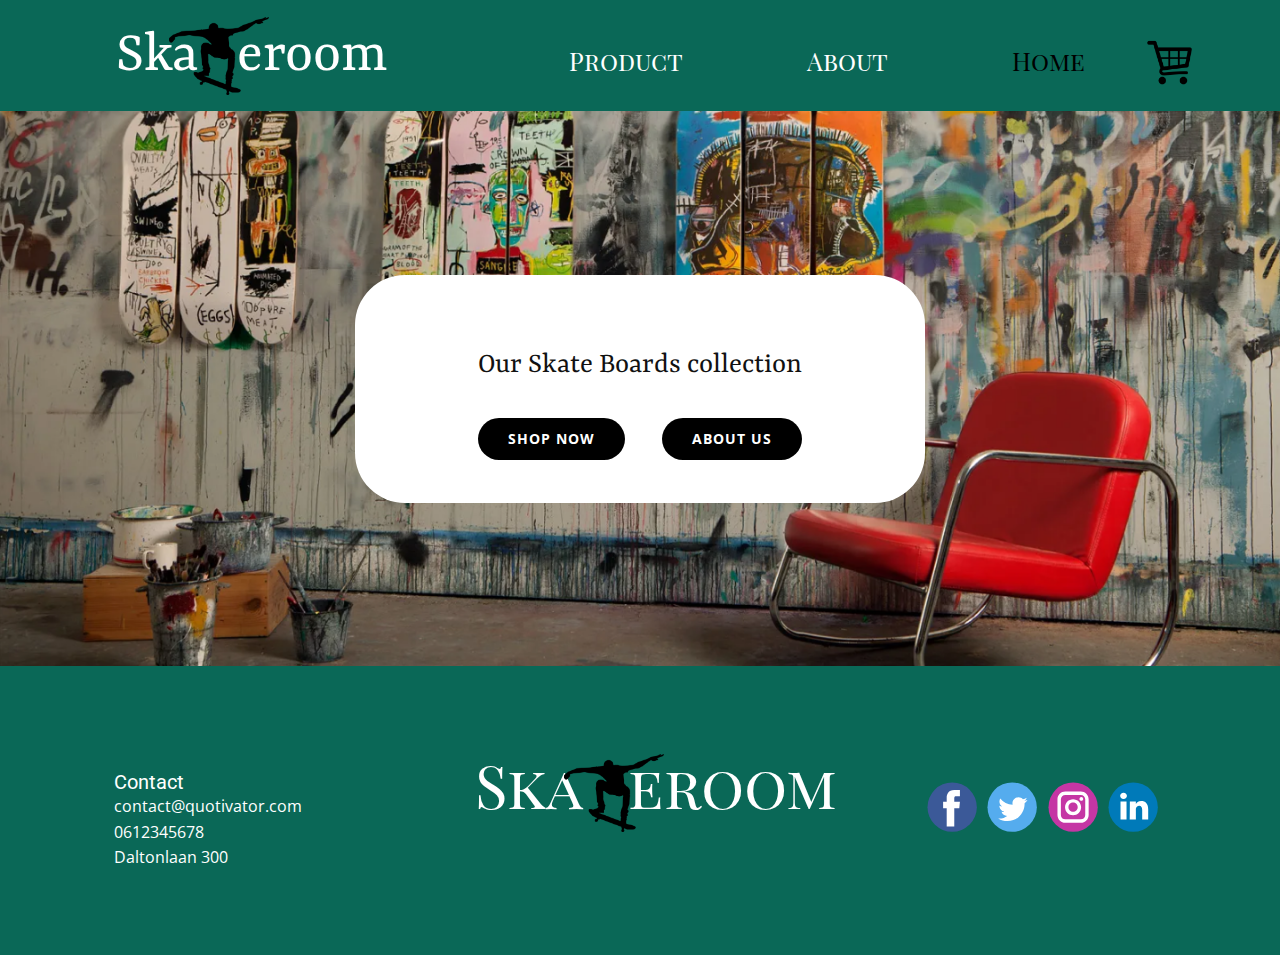
<file: Home.html>
<!DOCTYPE html>
<html style="font-size: 16px;" lang="en"><head>
    <meta name="viewport" content="width=device-width, initial-scale=1.0">
    <meta charset="utf-8">
    <meta name="keywords" content="​Our Skate Boards  collection">
    <meta name="description" content="">
    <title>Home</title>
    <link rel="stylesheet" href="style.css" media="screen">
<link rel="stylesheet" href="Home.css" media="screen">
    <script class="u-script" type="text/javascript" src="jquery.js" defer=""></script>
    <script class="u-script" type="text/javascript" src="script.js" defer=""></script>
    <link id="u-theme-google-font" rel="stylesheet" href="https://fonts.googleapis.com/css?family=Roboto:100,100i,300,300i,400,400i,500,500i,700,700i,900,900i|Open+Sans:300,300i,400,400i,500,500i,600,600i,700,700i,800,800i">
    <link id="u-page-google-font" rel="stylesheet" href="https://fonts.googleapis.com/css?family=Rasa:300,300i,400,400i,500,500i,600,600i,700,700i|Playfair+Display+SC:400,400i,700,700i,900,900i">
    
    
    <script type="application/ld+json">{
		"@context": "http://schema.org",
		"@type": "Organization",
		"name": "",
		"sameAs": []
}</script>
    <meta name="theme-color" content="#478ac9">
    <meta property="og:title" content="Home">
    <meta property="og:type" content="website">
  <meta data-intl-tel-input-cdn-path="intlTelInput/" /></head>
  <body class="u-body u-xl-mode" data-lang="en"><header class="u-clearfix u-custom-color-1 u-header u-header" id="sec-1422"><div class="u-clearfix u-sheet u-sheet-1">
        <div class="u-clearfix u-group-elements u-group-elements-1">
          <img class="u-image u-image-contain u-image-default u-image-1" src="images/image2.png" alt="" data-image-width="1280" data-image-height="999">
          <p class="u-custom-font u-text u-text-1"> Ska&nbsp; &nbsp;eroom</p>
        </div>
        <nav class="u-menu u-menu-one-level u-offcanvas u-menu-1">
          <div class="menu-collapse u-custom-font" style="font-size: 1.5625rem; letter-spacing: 0px; font-family: &quot;Playfair Display SC&quot;;">
            <a class="u-button-style u-custom-left-right-menu-spacing u-custom-padding-bottom u-custom-text-active-color u-custom-text-color u-custom-top-bottom-menu-spacing u-nav-link u-text-active-palette-1-base u-text-hover-palette-2-base" href="#">
              <svg class="u-svg-link" viewBox="0 0 24 24"><use xmlns:xlink="http://www.w3.org/1999/xlink" xlink:href="#menu-hamburger"></use></svg>
              <svg class="u-svg-content" version="1.1" id="menu-hamburger" viewBox="0 0 16 16" x="0px" y="0px" xmlns:xlink="http://www.w3.org/1999/xlink" xmlns="http://www.w3.org/2000/svg"><g><rect y="1" width="16" height="2"></rect><rect y="7" width="16" height="2"></rect><rect y="13" width="16" height="2"></rect>
</g></svg>
            </a>
          </div>
          <div class="u-custom-menu u-nav-container">
            <ul class="u-custom-font u-nav u-unstyled u-nav-1"><li class="u-nav-item"><a class="u-button-style u-nav-link u-text-active-black u-text-body-alt-color u-text-hover-palette-2-base" href="Product.html" style="padding: 8px 62px;">Product</a>
</li><li class="u-nav-item"><a class="u-button-style u-nav-link u-text-active-black u-text-body-alt-color u-text-hover-palette-2-base" href="About.html" style="padding: 8px 62px;">About</a>
</li><li class="u-nav-item"><a class="u-button-style u-nav-link u-text-active-black u-text-body-alt-color u-text-hover-palette-2-base" href="Home.html" style="padding: 8px 62px;">Home</a>
</li></ul>
          </div>
          <div class="u-custom-menu u-nav-container-collapse">
            <div class="u-black u-container-style u-inner-container-layout u-opacity u-opacity-95 u-sidenav">
              <div class="u-inner-container-layout u-sidenav-overflow">
                <div class="u-menu-close"></div>
                <ul class="u-align-center u-nav u-popupmenu-items u-unstyled u-nav-2"><li class="u-nav-item"><a class="u-button-style u-nav-link" href="Product.html">Product</a>
</li><li class="u-nav-item"><a class="u-button-style u-nav-link" href="About.html">About</a>
</li><li class="u-nav-item"><a class="u-button-style u-nav-link" href="Home.html">Home</a>
</li></ul>
              </div>
            </div>
            <div class="u-black u-menu-overlay u-opacity u-opacity-70"></div>
          </div>
        </nav>
        <img class="u-image u-image-contain u-image-default u-preserve-proportions u-image-2" src="images/image3.png" alt="" data-image-width="320" data-image-height="320">
      </div></header>
    <section class="u-clearfix u-container-align-center u-image u-section-1" id="sec-8945" data-image-width="1440" data-image-height="667">
      <div class="u-clearfix u-sheet u-valign-middle u-sheet-1">
        <div class="u-container-style u-group u-radius-50 u-shape-round u-white u-group-1">
          <div class="u-container-layout u-container-layout-1">
            <p class="u-custom-font u-text u-text-default u-text-1"> Our Skate Boards  collection</p>
            <a href="Product.html" class="u-black u-border-none u-btn u-btn-round u-button-style u-hover-custom-color-1 u-radius-50 u-btn-1">SHOP NOW</a>
            <a href="About.html" class="u-black u-border-none u-btn u-btn-round u-button-style u-hover-custom-color-1 u-radius-50 u-btn-2">ABOUT US</a>
          </div>
        </div>
      </div>
    </section>
    
    
    <footer class="u-clearfix u-custom-color-1 u-footer u-footer" id="sec-b7bb"><div class="u-clearfix u-sheet u-sheet-1">
        <div class="u-clearfix u-expanded-width u-gutter-30 u-layout-wrap u-layout-wrap-1">
          <div class="u-gutter-0 u-layout">
            <div class="u-layout-row">
              <div class="u-align-center-sm u-align-center-xs u-align-left-md u-align-left-xl u-container-style u-layout-cell u-left-cell u-size-20 u-layout-cell-1">
                <div class="u-container-layout u-valign-middle u-container-layout-1"><!--position-->
                  <div data-position="" class="u-position u-position-1"><!--block-->
                    <div class="u-block">
                      <div class="u-block-container u-clearfix"><!--block_header-->
                        <h5 class="u-block-header u-text"><!--block_header_content-->Contact<!--/block_header_content--></h5><!--/block_header--><!--block_content-->
                        <div class="u-block-content u-text"><!--block_content_content-->contact@quotivator.com<br>0612345678<br>Daltonlaan 300<!--/block_content_content-->
                        </div><!--/block_content-->
                      </div>
                    </div><!--/block-->
                  </div><!--/position-->
                </div>
              </div>
              <div class="u-container-style u-layout-cell u-size-20 u-layout-cell-2">
                <div class="u-container-layout u-container-layout-2">
                  <p class="u-custom-font u-text u-text-3">Ska&nbsp; &nbsp;eroom</p>
                  <img class="u-image u-image-contain u-image-default u-image-1" src="images/image2.png" alt="" data-image-width="1280" data-image-height="999">
                </div>
              </div>
              <div class="u-align-center-sm u-align-center-xs u-align-left-md u-align-right-lg u-align-right-xl u-container-style u-layout-cell u-right-cell u-size-20 u-layout-cell-3">
                <div class="u-container-layout u-container-layout-3">
                  <div class="u-social-icons u-spacing-10 u-social-icons-1">
                    <a class="u-social-url" title="facebook" target="_blank" href=""><span class="u-icon u-social-facebook u-social-icon u-icon-1"><svg class="u-svg-link" preserveAspectRatio="xMidYMin slice" viewBox="0 0 112 112" style=""><use xmlns:xlink="http://www.w3.org/1999/xlink" xlink:href="#svg-c635"></use></svg><svg class="u-svg-content" viewBox="0 0 112 112" x="0" y="0" id="svg-c635"><circle fill="currentColor" cx="56.1" cy="56.1" r="55"></circle><path fill="#FFFFFF" d="M73.5,31.6h-9.1c-1.4,0-3.6,0.8-3.6,3.9v8.5h12.6L72,58.3H60.8v40.8H43.9V58.3h-8V43.9h8v-9.2
      c0-6.7,3.1-17,17-17h12.5v13.9H73.5z"></path></svg></span>
                    </a>
                    <a class="u-social-url" title="twitter" target="_blank" href=""><span class="u-icon u-social-icon u-social-twitter u-icon-2"><svg class="u-svg-link" preserveAspectRatio="xMidYMin slice" viewBox="0 0 112 112" style=""><use xmlns:xlink="http://www.w3.org/1999/xlink" xlink:href="#svg-518a"></use></svg><svg class="u-svg-content" viewBox="0 0 112 112" x="0" y="0" id="svg-518a"><circle fill="currentColor" class="st0" cx="56.1" cy="56.1" r="55"></circle><path fill="#FFFFFF" d="M83.8,47.3c0,0.6,0,1.2,0,1.7c0,17.7-13.5,38.2-38.2,38.2C38,87.2,31,85,25,81.2c1,0.1,2.1,0.2,3.2,0.2
      c6.3,0,12.1-2.1,16.7-5.7c-5.9-0.1-10.8-4-12.5-9.3c0.8,0.2,1.7,0.2,2.5,0.2c1.2,0,2.4-0.2,3.5-0.5c-6.1-1.2-10.8-6.7-10.8-13.1
      c0-0.1,0-0.1,0-0.2c1.8,1,3.9,1.6,6.1,1.7c-3.6-2.4-6-6.5-6-11.2c0-2.5,0.7-4.8,1.8-6.7c6.6,8.1,16.5,13.5,27.6,14
      c-0.2-1-0.3-2-0.3-3.1c0-7.4,6-13.4,13.4-13.4c3.9,0,7.3,1.6,9.8,4.2c3.1-0.6,5.9-1.7,8.5-3.3c-1,3.1-3.1,5.8-5.9,7.4
      c2.7-0.3,5.3-1,7.7-2.1C88.7,43,86.4,45.4,83.8,47.3z"></path></svg></span>
                    </a>
                    <a class="u-social-url" title="instagram" target="_blank" href=""><span class="u-icon u-social-icon u-social-instagram u-icon-3"><svg class="u-svg-link" preserveAspectRatio="xMidYMin slice" viewBox="0 0 112 112" style=""><use xmlns:xlink="http://www.w3.org/1999/xlink" xlink:href="#svg-bd66"></use></svg><svg class="u-svg-content" viewBox="0 0 112 112" x="0" y="0" id="svg-bd66"><circle fill="currentColor" cx="56.1" cy="56.1" r="55"></circle><path fill="#FFFFFF" d="M55.9,38.2c-9.9,0-17.9,8-17.9,17.9C38,66,46,74,55.9,74c9.9,0,17.9-8,17.9-17.9C73.8,46.2,65.8,38.2,55.9,38.2
      z M55.9,66.4c-5.7,0-10.3-4.6-10.3-10.3c-0.1-5.7,4.6-10.3,10.3-10.3c5.7,0,10.3,4.6,10.3,10.3C66.2,61.8,61.6,66.4,55.9,66.4z"></path><path fill="#FFFFFF" d="M74.3,33.5c-2.3,0-4.2,1.9-4.2,4.2s1.9,4.2,4.2,4.2s4.2-1.9,4.2-4.2S76.6,33.5,74.3,33.5z"></path><path fill="#FFFFFF" d="M73.1,21.3H38.6c-9.7,0-17.5,7.9-17.5,17.5v34.5c0,9.7,7.9,17.6,17.5,17.6h34.5c9.7,0,17.5-7.9,17.5-17.5V38.8
      C90.6,29.1,82.7,21.3,73.1,21.3z M83,73.3c0,5.5-4.5,9.9-9.9,9.9H38.6c-5.5,0-9.9-4.5-9.9-9.9V38.8c0-5.5,4.5-9.9,9.9-9.9h34.5
      c5.5,0,9.9,4.5,9.9,9.9V73.3z"></path></svg></span>
                    </a>
                    <a class="u-social-url" title="linkedin" target="_blank" href=""><span class="u-icon u-social-icon u-social-linkedin u-icon-4"><svg class="u-svg-link" preserveAspectRatio="xMidYMin slice" viewBox="0 0 112 112" style=""><use xmlns:xlink="http://www.w3.org/1999/xlink" xlink:href="#svg-b123"></use></svg><svg class="u-svg-content" viewBox="0 0 112 112" x="0" y="0" id="svg-b123"><circle fill="currentColor" cx="56.1" cy="56.1" r="55"></circle><path fill="#FFFFFF" d="M41.3,83.7H27.9V43.4h13.4V83.7z M34.6,37.9L34.6,37.9c-4.6,0-7.5-3.1-7.5-7c0-4,3-7,7.6-7s7.4,3,7.5,7
      C42.2,34.8,39.2,37.9,34.6,37.9z M89.6,83.7H76.2V62.2c0-5.4-1.9-9.1-6.8-9.1c-3.7,0-5.9,2.5-6.9,4.9c-0.4,0.9-0.4,2.1-0.4,3.3v22.5
      H48.7c0,0,0.2-36.5,0-40.3h13.4v5.7c1.8-2.7,5-6.7,12.1-6.7c8.8,0,15.4,5.8,15.4,18.1V83.7z"></path></svg></span>
                    </a>
                  </div>
                </div>
              </div>
            </div>
          </div>
        </div>
      </div></footer>
</body></html>
</file>
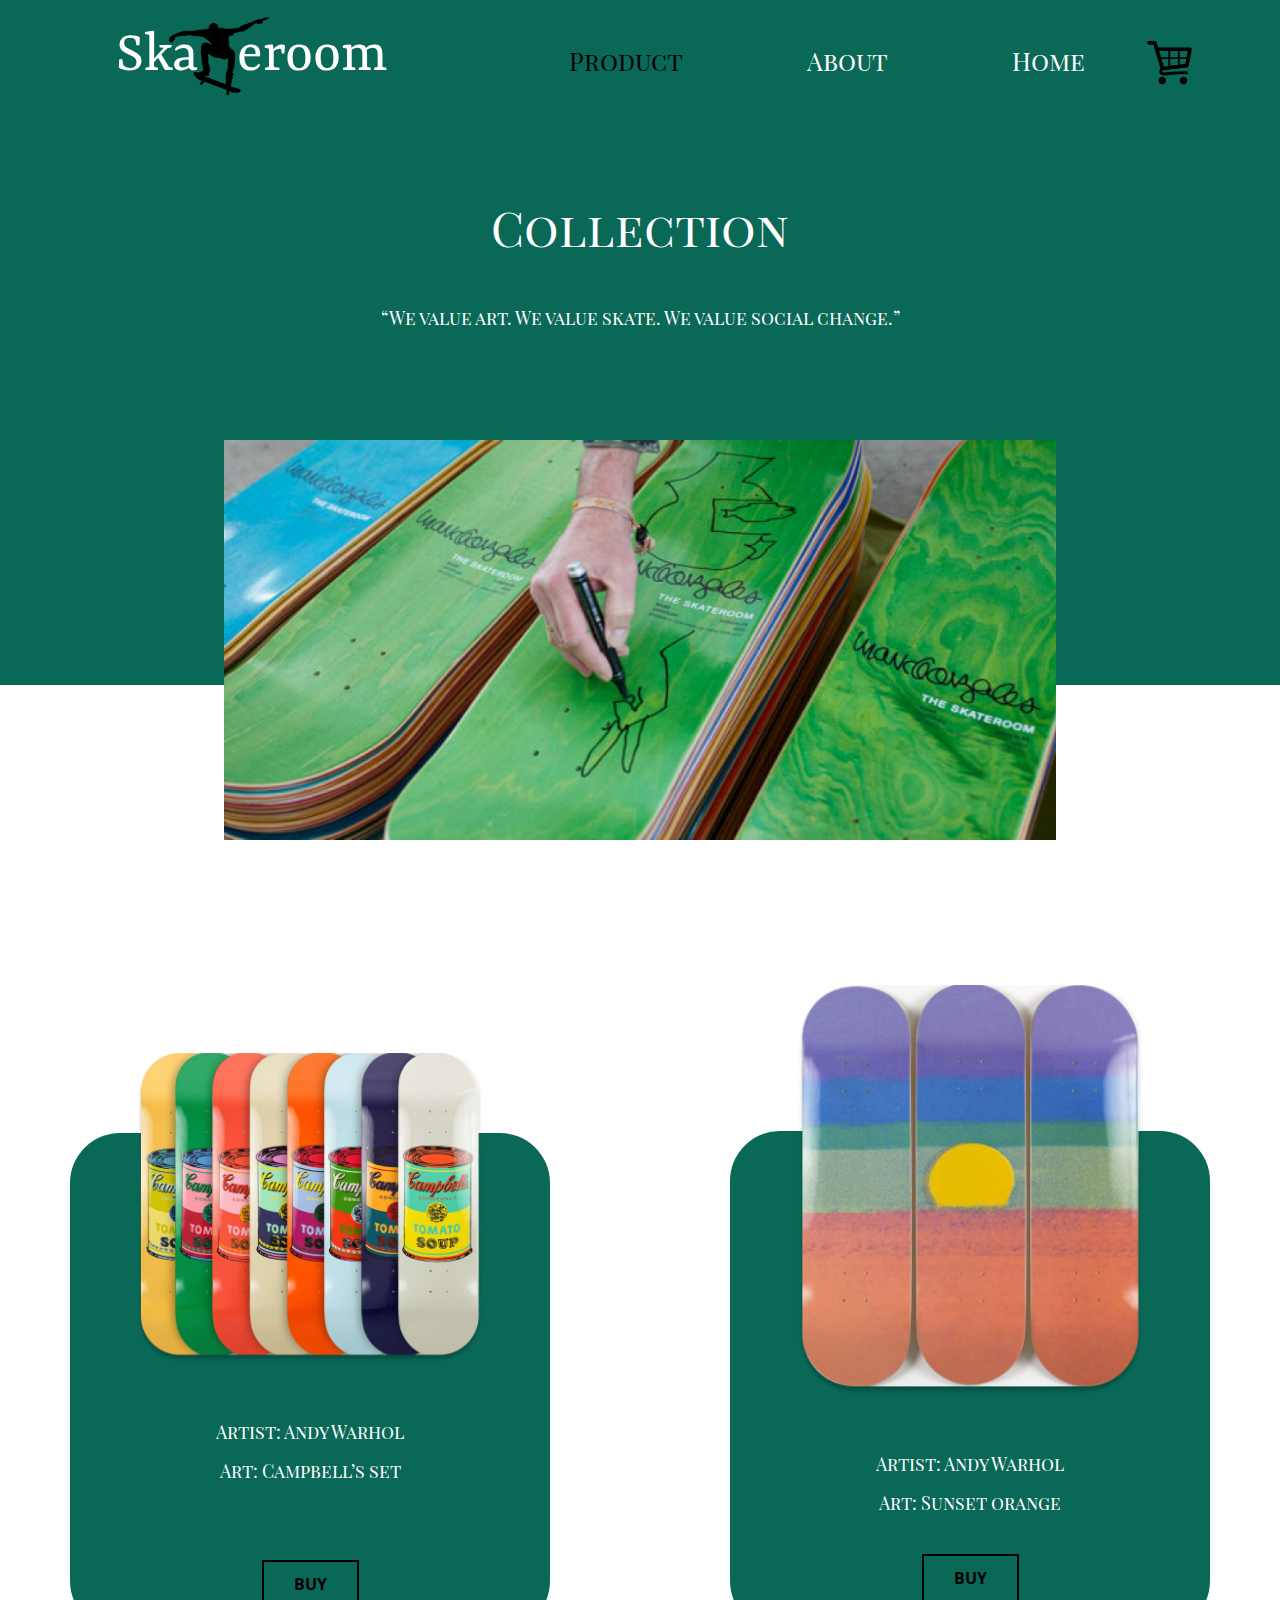
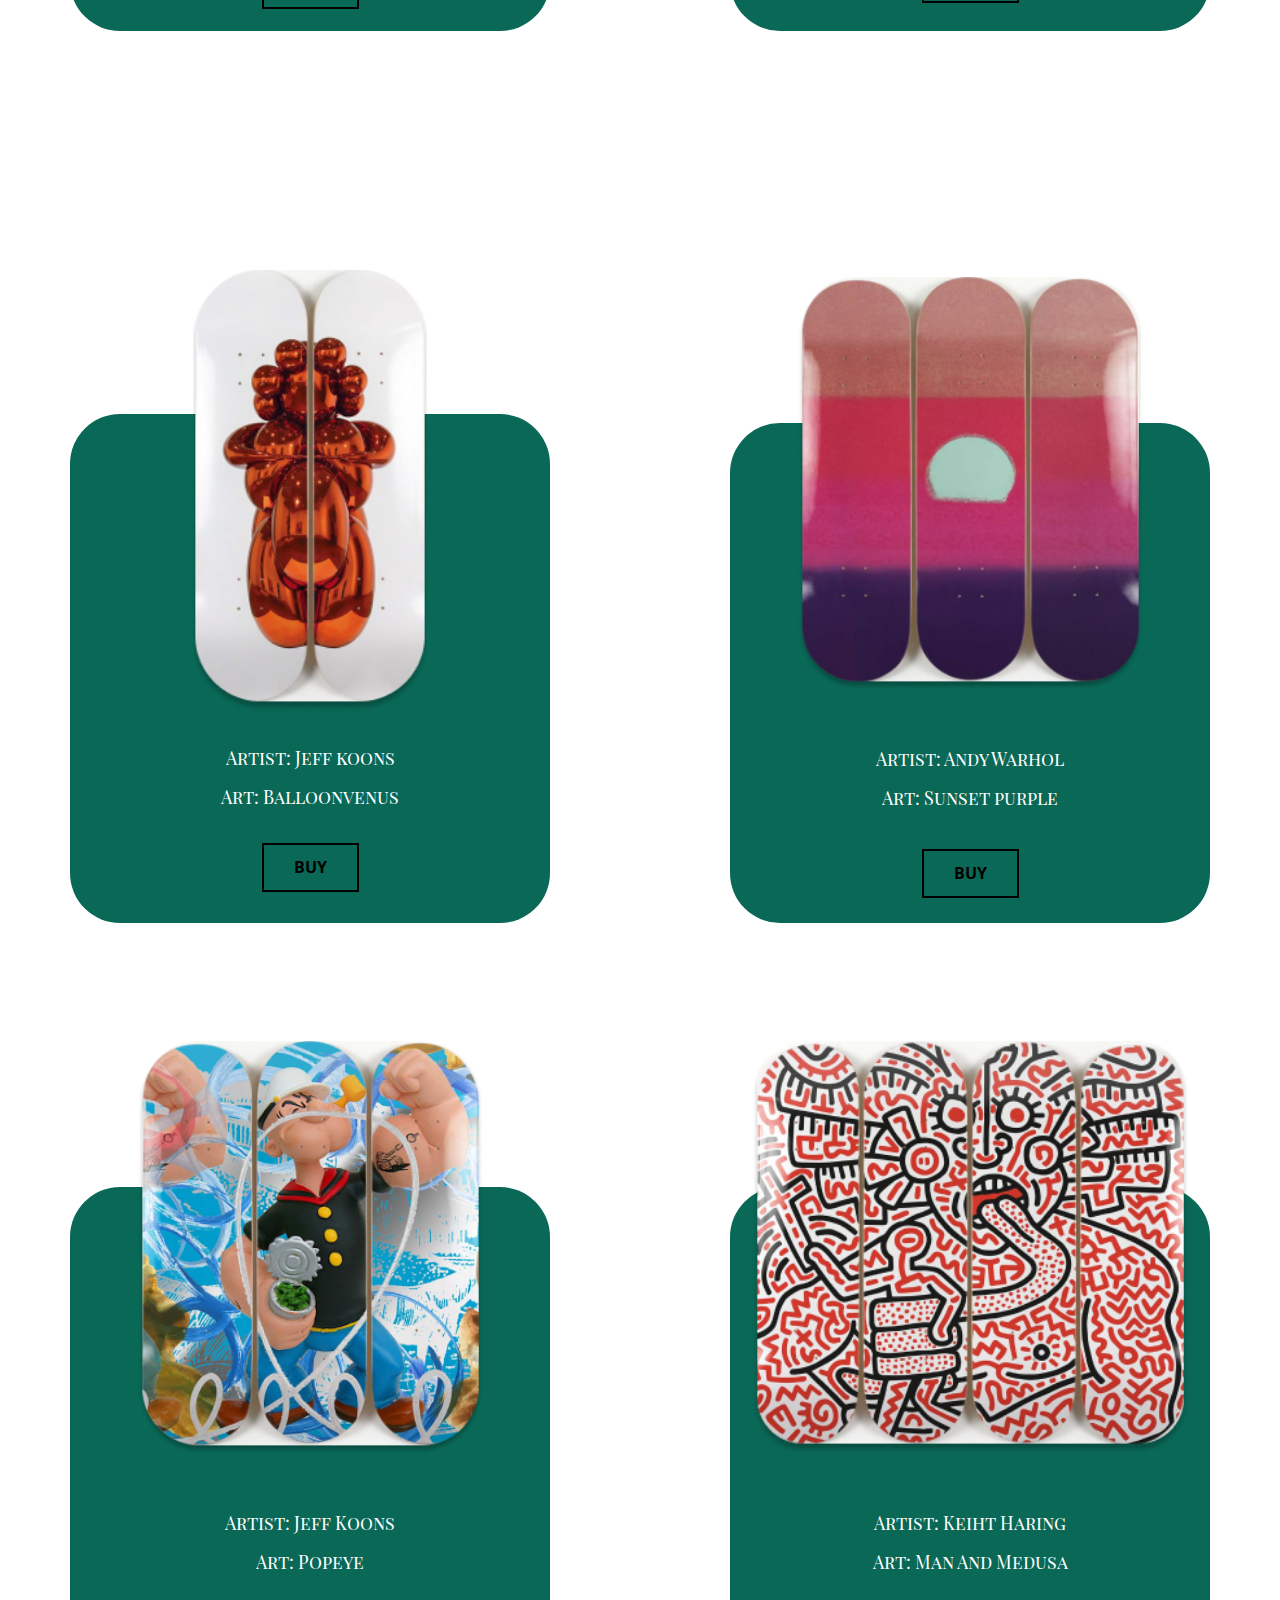
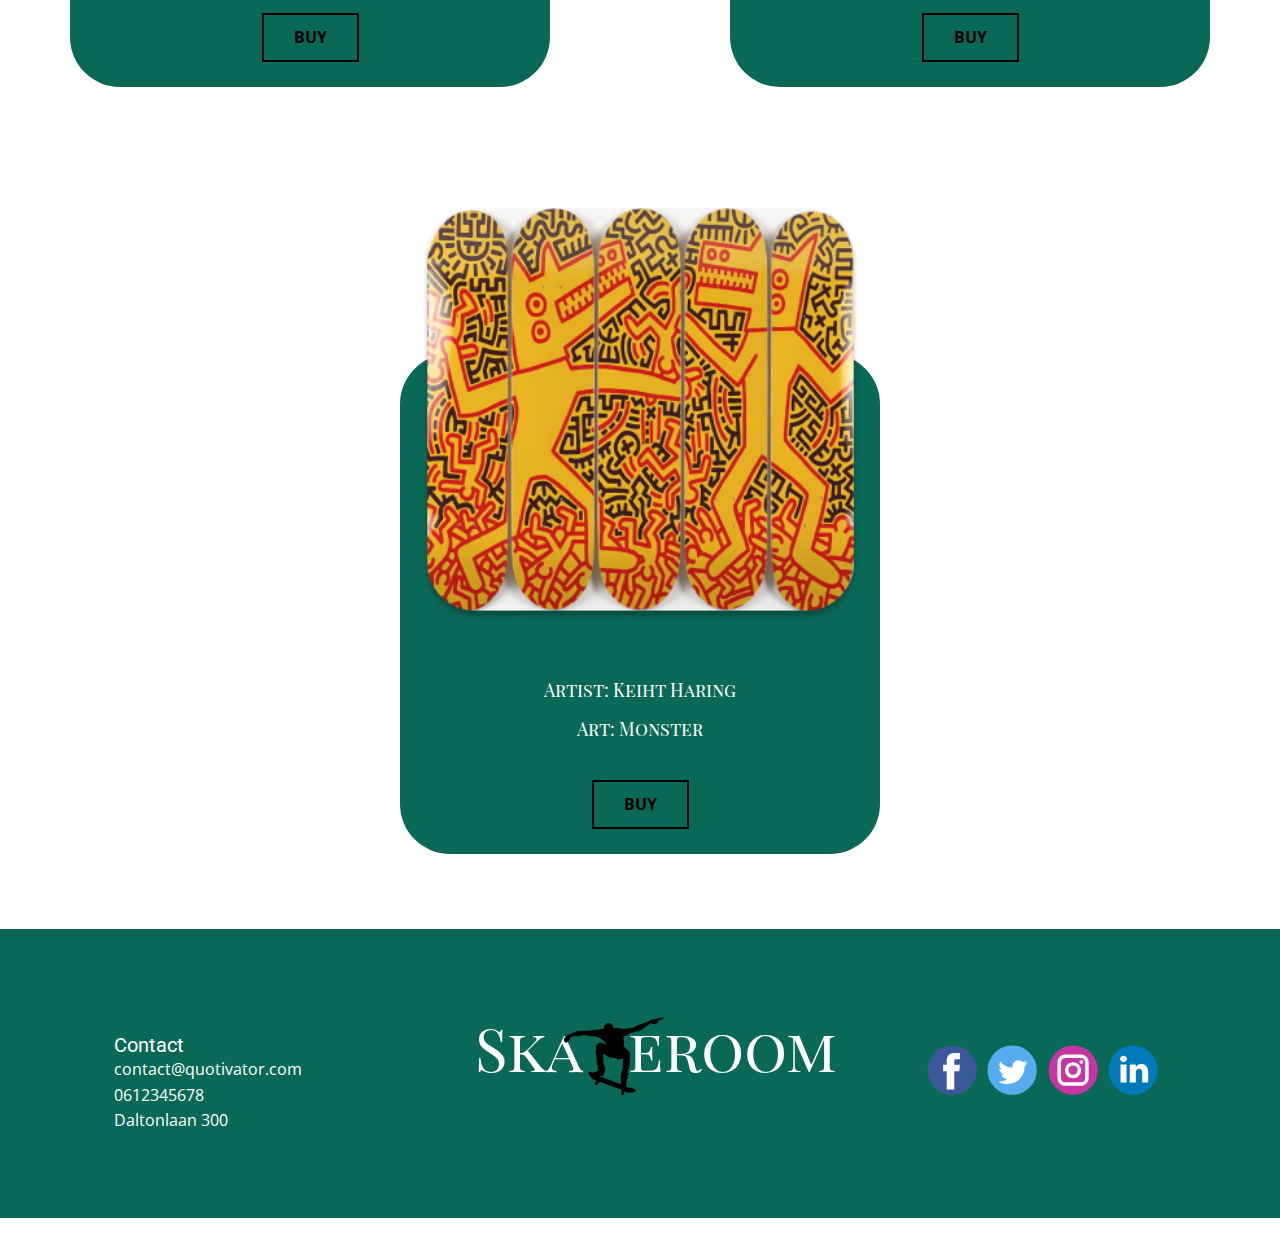
<file: Product.html>
<!DOCTYPE html>
<html style="font-size: 16px;" lang="en"><head>
    <meta name="viewport" content="width=device-width, initial-scale=1.0">
    <meta charset="utf-8">
    <meta name="keywords" content="">
    <meta name="description" content="">
    <title>Product</title>
    <link rel="stylesheet" href="style.css" media="screen">
<link rel="stylesheet" href="Product.css" media="screen">
    <script class="u-script" type="text/javascript" src="jquery.js" defer=""></script>
    <script class="u-script" type="text/javascript" src="script.js" defer=""></script>
    <link id="u-theme-google-font" rel="stylesheet" href="https://fonts.googleapis.com/css?family=Roboto:100,100i,300,300i,400,400i,500,500i,700,700i,900,900i|Open+Sans:300,300i,400,400i,500,500i,600,600i,700,700i,800,800i">
    <link id="u-page-google-font" rel="stylesheet" href="https://fonts.googleapis.com/css?family=Playfair+Display+SC:400,400i,700,700i,900,900i|Rasa:300,300i,400,400i,500,500i,600,600i,700,700i">
    
    
    
    
    
    <script type="application/ld+json">{
		"@context": "http://schema.org",
		"@type": "Organization",
		"name": "",
		"sameAs": []
}</script>
    <meta name="theme-color" content="#478ac9">
    <meta property="og:title" content="Product">
    <meta property="og:type" content="website">
  <meta data-intl-tel-input-cdn-path="intlTelInput/" /></head>
  <body class="u-body u-xl-mode" data-lang="en"><header class="u-clearfix u-custom-color-1 u-header u-header" id="sec-1422"><div class="u-clearfix u-sheet u-sheet-1">
        <div class="u-clearfix u-group-elements u-group-elements-1">
          <img class="u-image u-image-contain u-image-default u-image-1" src="images/image2.png" alt="" data-image-width="1280" data-image-height="999">
          <p class="u-custom-font u-text u-text-1"> Ska&nbsp; &nbsp;eroom</p>
        </div>
        <nav class="u-menu u-menu-one-level u-offcanvas u-menu-1">
          <div class="menu-collapse u-custom-font" style="font-size: 1.5625rem; letter-spacing: 0px; font-family: &quot;Playfair Display SC&quot;;">
            <a class="u-button-style u-custom-left-right-menu-spacing u-custom-padding-bottom u-custom-text-active-color u-custom-text-color u-custom-top-bottom-menu-spacing u-nav-link u-text-active-palette-1-base u-text-hover-palette-2-base" href="#">
              <svg class="u-svg-link" viewBox="0 0 24 24"><use xmlns:xlink="http://www.w3.org/1999/xlink" xlink:href="#menu-hamburger"></use></svg>
              <svg class="u-svg-content" version="1.1" id="menu-hamburger" viewBox="0 0 16 16" x="0px" y="0px" xmlns:xlink="http://www.w3.org/1999/xlink" xmlns="http://www.w3.org/2000/svg"><g><rect y="1" width="16" height="2"></rect><rect y="7" width="16" height="2"></rect><rect y="13" width="16" height="2"></rect>
</g></svg>
            </a>
          </div>
          <div class="u-custom-menu u-nav-container">
            <ul class="u-custom-font u-nav u-unstyled u-nav-1"><li class="u-nav-item"><a class="u-button-style u-nav-link u-text-active-black u-text-body-alt-color u-text-hover-palette-2-base" href="Product.html" style="padding: 8px 62px;">Product</a>
</li><li class="u-nav-item"><a class="u-button-style u-nav-link u-text-active-black u-text-body-alt-color u-text-hover-palette-2-base" href="About.html" style="padding: 8px 62px;">About</a>
</li><li class="u-nav-item"><a class="u-button-style u-nav-link u-text-active-black u-text-body-alt-color u-text-hover-palette-2-base" href="Home.html" style="padding: 8px 62px;">Home</a>
</li></ul>
          </div>
          <div class="u-custom-menu u-nav-container-collapse">
            <div class="u-black u-container-style u-inner-container-layout u-opacity u-opacity-95 u-sidenav">
              <div class="u-inner-container-layout u-sidenav-overflow">
                <div class="u-menu-close"></div>
                <ul class="u-align-center u-nav u-popupmenu-items u-unstyled u-nav-2"><li class="u-nav-item"><a class="u-button-style u-nav-link" href="Product.html">Product</a>
</li><li class="u-nav-item"><a class="u-button-style u-nav-link" href="About.html">About</a>
</li><li class="u-nav-item"><a class="u-button-style u-nav-link" href="Home.html">Home</a>
</li></ul>
              </div>
            </div>
            <div class="u-black u-menu-overlay u-opacity u-opacity-70"></div>
          </div>
        </nav>
        <img class="u-image u-image-contain u-image-default u-preserve-proportions u-image-2" src="images/image3.png" alt="" data-image-width="320" data-image-height="320">
      </div></header>
    <section class="u-clearfix u-section-1" id="sec-0453">
      <div class="u-container-style u-custom-color-1 u-expanded-width u-group u-shape-rectangle u-group-1">
        <div class="u-container-layout u-container-layout-1">
          <p class="u-custom-font u-text u-text-default u-text-1">Collection</p>
          <p class="u-custom-font u-text u-text-default u-text-2"> “We value art. We value skate. We value social change.”</p>
        </div>
      </div>
      <img class="u-image u-image-default u-image-1" src="images/creation.png" alt="" data-image-width="991" data-image-height="465">
    </section>
    <section class="u-clearfix u-section-2" id="sec-c0c7">
      <div class="u-clearfix u-sheet u-sheet-1">
        <div class="u-container-style u-custom-color-1 u-group u-radius-50 u-shape-round u-group-1">
          <div class="u-container-layout u-container-layout-1">
            <img class="u-image u-image-default u-image-1" src="images/warhol-coloredcampbells-boxset-1300px1.png" alt="" data-image-width="355" data-image-height="318">
            <p class="u-custom-font u-text u-text-default u-text-1">Artist: Andy Warhol</p>
            <p class="u-custom-font u-text u-text-default u-text-2"> Art: Campbell’s set</p>
            <a href="Campbell’s-set.html" class="u-border-2 u-border-black u-btn u-button-style u-hover-black u-none u-text-hover-white u-btn-1">BUY<br>
            </a>
          </div>
        </div>
        <div class="u-align-left u-container-style u-custom-color-1 u-group u-radius-50 u-shape-round u-group-2">
          <div class="u-container-layout u-container-layout-2">
            <img class="u-image u-image-default u-image-2" src="images/warhol-sunset-orange-1300px1.png" alt="" data-image-width="318" data-image-height="378">
            <p class="u-custom-font u-text u-text-default u-text-3">Artist: Andy Warhol</p>
            <p class="u-custom-font u-text u-text-default u-text-4"> Art: Sunset orange<br>
            </p>
            <a href="Product.html" class="u-border-2 u-border-black u-btn u-button-style u-hover-black u-none u-text-hover-white u-btn-2">BUY<br>
            </a>
          </div>
        </div>
      </div>
    </section>
    <section class="u-clearfix u-section-3" id="sec-043f">
      <div class="u-clearfix u-sheet u-sheet-1">
        <div class="u-container-style u-custom-color-1 u-group u-radius-50 u-shape-round u-group-1">
          <div class="u-container-layout u-container-layout-1">
            <img class="u-image u-image-default u-image-1" src="images/image9.png" alt="" data-image-width="180" data-image-height="332">
            <p class="u-custom-font u-text u-text-default u-text-1"> Artist: Jeff koons</p>
            <p class="u-custom-font u-text u-text-default u-text-2"> Art: Balloonvenus<br>
            </p>
            <a href="Product.html" class="u-border-2 u-border-black u-btn u-button-style u-hover-black u-none u-text-hover-white u-btn-1">BUY<br>
            </a>
          </div>
        </div>
        <div class="u-align-left u-container-style u-custom-color-1 u-group u-radius-50 u-shape-round u-group-2">
          <div class="u-container-layout u-container-layout-2">
            <img class="u-image u-image-default u-image-2" src="images/sunsetpurple.png" alt="" data-image-width="318" data-image-height="381">
            <p class="u-custom-font u-text u-text-default u-text-3">Artist: Andy Warhol</p>
            <p class="u-custom-font u-text u-text-default u-text-4"> Art: Sunset purple<br>
            </p>
            <a href="Product.html" class="u-border-2 u-border-black u-btn u-button-style u-hover-black u-none u-text-hover-white u-btn-2">BUY<br>
            </a>
          </div>
        </div>
      </div>
    </section>
    <section class="u-clearfix u-section-4" id="sec-e84f">
      <div class="u-clearfix u-sheet u-sheet-1">
        <div class="u-align-left u-container-style u-custom-color-1 u-group u-radius-50 u-shape-round u-group-1">
          <div class="u-container-layout u-container-layout-1">
            <img class="u-image u-image-default u-image-1" src="images/image10.png" alt="" data-image-width="318" data-image-height="381">
            <p class="u-custom-font u-text u-text-default u-text-1"> Artist: Jeff Koons</p>
            <p class="u-custom-font u-text u-text-default u-text-2"> Art: Popeye<br>
            </p>
            <a href="Product.html" class="u-border-2 u-border-black u-btn u-button-style u-hover-black u-none u-text-hover-white u-btn-1">BUY<br>
            </a>
          </div>
        </div>
        <div class="u-align-left u-container-style u-custom-color-1 u-group u-radius-50 u-shape-round u-group-2">
          <div class="u-container-layout u-container-layout-2">
            <img class="u-image u-image-default u-image-2" src="images/image11.png" alt="" data-image-width="337" data-image-height="319">
            <p class="u-custom-font u-text u-text-default u-text-3"> Artist: Keiht Haring</p>
            <p class="u-custom-font u-text u-text-default u-text-4"> Art: Man And Medusa<br>
            </p>
            <a href="Product.html" class="u-border-2 u-border-black u-btn u-button-style u-hover-black u-none u-text-hover-white u-btn-2">BUY<br>
            </a>
          </div>
        </div>
        <div class="u-container-style u-custom-color-1 u-group u-radius-50 u-shape-round u-group-3">
          <div class="u-container-layout u-container-layout-3">
            <img class="u-image u-image-default u-image-3" src="images/haring-monsters-1300px1.png" alt="" data-image-width="337" data-image-height="319">
            <p class="u-custom-font u-text u-text-default u-text-5"> Artist: Keiht Haring</p>
            <p class="u-custom-font u-text u-text-default u-text-6"> Art: Monster<br>
            </p>
            <a href="Product.html" class="u-border-2 u-border-black u-btn u-button-style u-hover-black u-none u-text-hover-white u-btn-3">BUY<br>
            </a>
          </div>
        </div>
      </div>
    </section>
    
    
    <footer class="u-clearfix u-custom-color-1 u-footer u-footer" id="sec-b7bb"><div class="u-clearfix u-sheet u-sheet-1">
        <div class="u-clearfix u-expanded-width u-gutter-30 u-layout-wrap u-layout-wrap-1">
          <div class="u-gutter-0 u-layout">
            <div class="u-layout-row">
              <div class="u-align-center-sm u-align-center-xs u-align-left-md u-align-left-xl u-container-style u-layout-cell u-left-cell u-size-20 u-layout-cell-1">
                <div class="u-container-layout u-valign-middle u-container-layout-1"><!--position-->
                  <div data-position="" class="u-position u-position-1"><!--block-->
                    <div class="u-block">
                      <div class="u-block-container u-clearfix"><!--block_header-->
                        <h5 class="u-block-header u-text"><!--block_header_content-->Contact<!--/block_header_content--></h5><!--/block_header--><!--block_content-->
                        <div class="u-block-content u-text"><!--block_content_content-->contact@quotivator.com<br>0612345678<br>Daltonlaan 300<!--/block_content_content-->
                        </div><!--/block_content-->
                      </div>
                    </div><!--/block-->
                  </div><!--/position-->
                </div>
              </div>
              <div class="u-container-style u-layout-cell u-size-20 u-layout-cell-2">
                <div class="u-container-layout u-container-layout-2">
                  <p class="u-custom-font u-text u-text-3">Ska&nbsp; &nbsp;eroom</p>
                  <img class="u-image u-image-contain u-image-default u-image-1" src="images/image2.png" alt="" data-image-width="1280" data-image-height="999">
                </div>
              </div>
              <div class="u-align-center-sm u-align-center-xs u-align-left-md u-align-right-lg u-align-right-xl u-container-style u-layout-cell u-right-cell u-size-20 u-layout-cell-3">
                <div class="u-container-layout u-container-layout-3">
                  <div class="u-social-icons u-spacing-10 u-social-icons-1">
                    <a class="u-social-url" title="facebook" target="_blank" href=""><span class="u-icon u-social-facebook u-social-icon u-icon-1"><svg class="u-svg-link" preserveAspectRatio="xMidYMin slice" viewBox="0 0 112 112" style=""><use xmlns:xlink="http://www.w3.org/1999/xlink" xlink:href="#svg-c635"></use></svg><svg class="u-svg-content" viewBox="0 0 112 112" x="0" y="0" id="svg-c635"><circle fill="currentColor" cx="56.1" cy="56.1" r="55"></circle><path fill="#FFFFFF" d="M73.5,31.6h-9.1c-1.4,0-3.6,0.8-3.6,3.9v8.5h12.6L72,58.3H60.8v40.8H43.9V58.3h-8V43.9h8v-9.2
      c0-6.7,3.1-17,17-17h12.5v13.9H73.5z"></path></svg></span>
                    </a>
                    <a class="u-social-url" title="twitter" target="_blank" href=""><span class="u-icon u-social-icon u-social-twitter u-icon-2"><svg class="u-svg-link" preserveAspectRatio="xMidYMin slice" viewBox="0 0 112 112" style=""><use xmlns:xlink="http://www.w3.org/1999/xlink" xlink:href="#svg-518a"></use></svg><svg class="u-svg-content" viewBox="0 0 112 112" x="0" y="0" id="svg-518a"><circle fill="currentColor" class="st0" cx="56.1" cy="56.1" r="55"></circle><path fill="#FFFFFF" d="M83.8,47.3c0,0.6,0,1.2,0,1.7c0,17.7-13.5,38.2-38.2,38.2C38,87.2,31,85,25,81.2c1,0.1,2.1,0.2,3.2,0.2
      c6.3,0,12.1-2.1,16.7-5.7c-5.9-0.1-10.8-4-12.5-9.3c0.8,0.2,1.7,0.2,2.5,0.2c1.2,0,2.4-0.2,3.5-0.5c-6.1-1.2-10.8-6.7-10.8-13.1
      c0-0.1,0-0.1,0-0.2c1.8,1,3.9,1.6,6.1,1.7c-3.6-2.4-6-6.5-6-11.2c0-2.5,0.7-4.8,1.8-6.7c6.6,8.1,16.5,13.5,27.6,14
      c-0.2-1-0.3-2-0.3-3.1c0-7.4,6-13.4,13.4-13.4c3.9,0,7.3,1.6,9.8,4.2c3.1-0.6,5.9-1.7,8.5-3.3c-1,3.1-3.1,5.8-5.9,7.4
      c2.7-0.3,5.3-1,7.7-2.1C88.7,43,86.4,45.4,83.8,47.3z"></path></svg></span>
                    </a>
                    <a class="u-social-url" title="instagram" target="_blank" href=""><span class="u-icon u-social-icon u-social-instagram u-icon-3"><svg class="u-svg-link" preserveAspectRatio="xMidYMin slice" viewBox="0 0 112 112" style=""><use xmlns:xlink="http://www.w3.org/1999/xlink" xlink:href="#svg-bd66"></use></svg><svg class="u-svg-content" viewBox="0 0 112 112" x="0" y="0" id="svg-bd66"><circle fill="currentColor" cx="56.1" cy="56.1" r="55"></circle><path fill="#FFFFFF" d="M55.9,38.2c-9.9,0-17.9,8-17.9,17.9C38,66,46,74,55.9,74c9.9,0,17.9-8,17.9-17.9C73.8,46.2,65.8,38.2,55.9,38.2
      z M55.9,66.4c-5.7,0-10.3-4.6-10.3-10.3c-0.1-5.7,4.6-10.3,10.3-10.3c5.7,0,10.3,4.6,10.3,10.3C66.2,61.8,61.6,66.4,55.9,66.4z"></path><path fill="#FFFFFF" d="M74.3,33.5c-2.3,0-4.2,1.9-4.2,4.2s1.9,4.2,4.2,4.2s4.2-1.9,4.2-4.2S76.6,33.5,74.3,33.5z"></path><path fill="#FFFFFF" d="M73.1,21.3H38.6c-9.7,0-17.5,7.9-17.5,17.5v34.5c0,9.7,7.9,17.6,17.5,17.6h34.5c9.7,0,17.5-7.9,17.5-17.5V38.8
      C90.6,29.1,82.7,21.3,73.1,21.3z M83,73.3c0,5.5-4.5,9.9-9.9,9.9H38.6c-5.5,0-9.9-4.5-9.9-9.9V38.8c0-5.5,4.5-9.9,9.9-9.9h34.5
      c5.5,0,9.9,4.5,9.9,9.9V73.3z"></path></svg></span>
                    </a>
                    <a class="u-social-url" title="linkedin" target="_blank" href=""><span class="u-icon u-social-icon u-social-linkedin u-icon-4"><svg class="u-svg-link" preserveAspectRatio="xMidYMin slice" viewBox="0 0 112 112" style=""><use xmlns:xlink="http://www.w3.org/1999/xlink" xlink:href="#svg-b123"></use></svg><svg class="u-svg-content" viewBox="0 0 112 112" x="0" y="0" id="svg-b123"><circle fill="currentColor" cx="56.1" cy="56.1" r="55"></circle><path fill="#FFFFFF" d="M41.3,83.7H27.9V43.4h13.4V83.7z M34.6,37.9L34.6,37.9c-4.6,0-7.5-3.1-7.5-7c0-4,3-7,7.6-7s7.4,3,7.5,7
      C42.2,34.8,39.2,37.9,34.6,37.9z M89.6,83.7H76.2V62.2c0-5.4-1.9-9.1-6.8-9.1c-3.7,0-5.9,2.5-6.9,4.9c-0.4,0.9-0.4,2.1-0.4,3.3v22.5
      H48.7c0,0,0.2-36.5,0-40.3h13.4v5.7c1.8-2.7,5-6.7,12.1-6.7c8.8,0,15.4,5.8,15.4,18.1V83.7z"></path></svg></span>
                    </a>
                  </div>
                </div>
              </div>
            </div>
          </div>
        </div>
      </div></footer>
</body></html>
</file>
